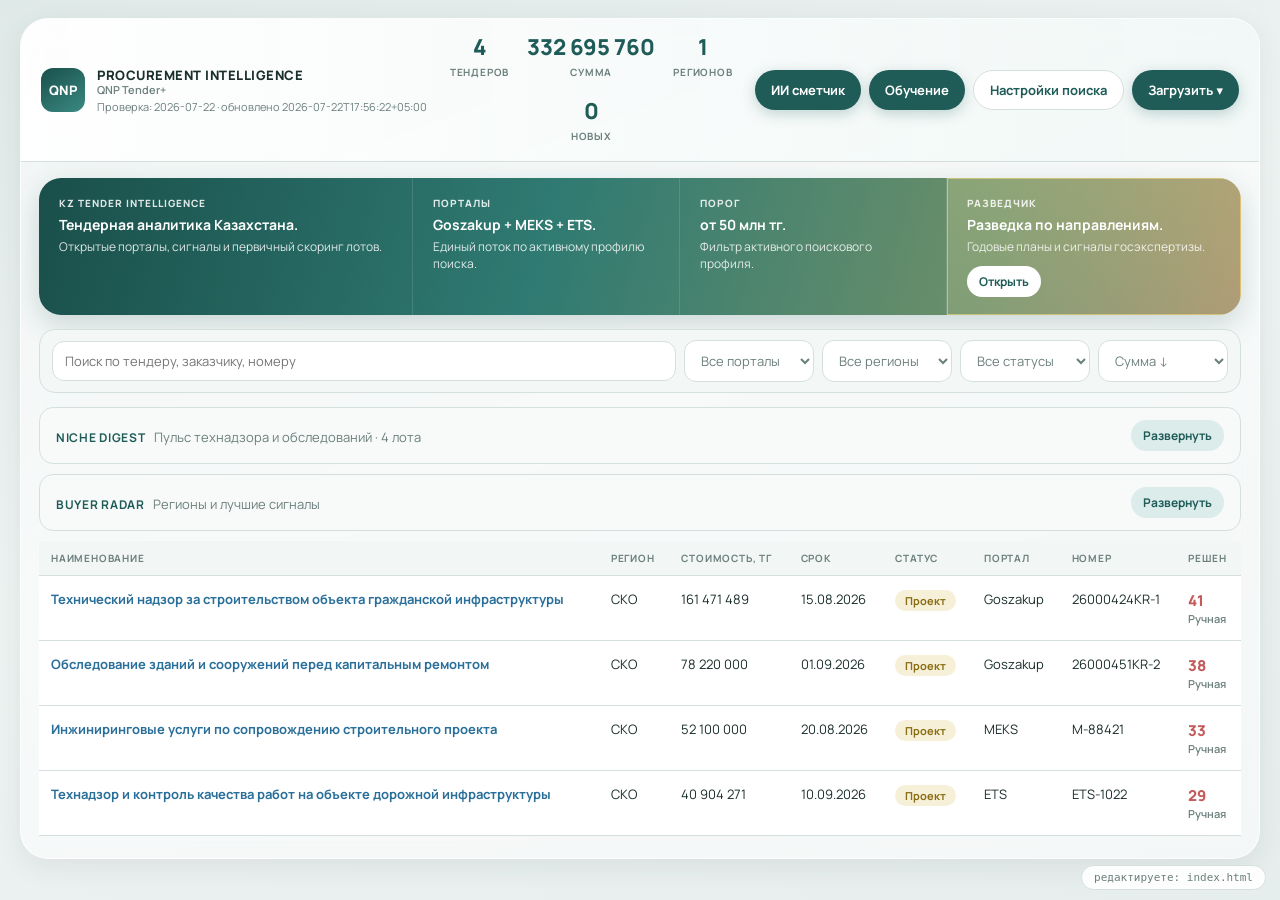
<file: index.html>
<!DOCTYPE html>
<html lang="ru">
<head>
<meta charset="UTF-8">
<meta name="viewport" content="width=device-width, initial-scale=1.0">
<title>QNP Tender+ — Главная</title>
<link rel="preconnect" href="https://fonts.googleapis.com">
<link href="https://fonts.googleapis.com/css2?family=Manrope:wght@400;500;600;700;800&display=swap" rel="stylesheet">
<link rel="stylesheet" href="css/app.css">
</head>
<body data-page="home">
<div class="file-hint">редактируете: index.html</div>

<div class="app">
  <header class="hdr">
    <div class="brand">
      <a href="index.html" class="logo" style="text-decoration:none;color:#fff">QNP</a>
      <div>
        <h1>PROCUREMENT INTELLIGENCE<span>QNP Tender+</span></h1>
        <div class="ts">Проверка: 2026-07-22 · обновлено 2026-07-22T17:56:22+05:00</div>
      </div>
    </div>
    <div class="stats">
      <div class="stat"><b>4</b><span>ТЕНДЕРОВ</span></div>
      <div class="stat"><b>332 695 760</b><span>СУММА</span></div>
      <div class="stat"><b>1</b><span>РЕГИОНОВ</span></div>
      <div class="stat"><b>0</b><span>НОВЫХ</span></div>
    </div>
    <div class="hdr-actions">
      <a class="btn btn-primary" href="estimator.html" data-nav="estimator">ИИ сметчик</a>
      <a class="btn btn-primary" href="learn.html" data-nav="learn">Обучение</a>
      <a class="btn btn-outline" href="settings.html" data-nav="settings">Настройки поиска</a>
      <button class="btn btn-primary" type="button">Загрузить ▾</button>
    </div>
  </header>

  <section class="hero">
    <div>
      <div class="k">KZ TENDER INTELLIGENCE</div>
      <div class="t">Тендерная аналитика Казахстана.</div>
      <div class="d">Открытые порталы, сигналы и первичный скоринг лотов.</div>
    </div>
    <div>
      <div class="k">ПОРТАЛЫ</div>
      <div class="t">Goszakup + MEKS + ETS.</div>
      <div class="d">Единый поток по активному профилю поиска.</div>
    </div>
    <div>
      <div class="k">ПОРОГ</div>
      <div class="t">от 50 млн тг.</div>
      <div class="d">Фильтр активного поискового профиля.</div>
    </div>
    <div class="hero-ai">
      <div class="k">РАЗВЕДЧИК</div>
      <div class="t">Разведка по направлениям.</div>
      <div class="d">Годовые планы и сигналы госэкспертизы.</div>
      <a class="btn btn-sm" href="scout.html" style="display:inline-flex;margin-top:10px;background:#fff;color:var(--teal)">Открыть</a>
    </div>
  </section>

  <div class="filters">
    <input type="search" placeholder="Поиск по тендеру, заказчику, номеру">
    <select><option>Все порталы</option><option>Goszakup</option><option>MEKS</option><option>ETS</option></select>
    <select><option>Все регионы</option><option>СКО</option></select>
    <select><option>Все статусы</option><option>Проект</option></select>
    <select><option>Сумма ↓</option><option>Сумма ↑</option><option>Срок</option></select>
  </div>

  <div class="digest"><div><b>NICHE DIGEST</b><span>Пульс технадзора и обследований · 4 лота</span></div><button class="btn btn-ghost btn-sm" type="button">Развернуть</button></div>
  <div class="digest"><div><b>BUYER RADAR</b><span>Регионы и лучшие сигналы</span></div><button class="btn btn-ghost btn-sm" type="button">Развернуть</button></div>

  <div class="table-wrap">
    <table>
      <thead>
        <tr>
          <th>НАИМЕНОВАНИЕ</th><th>РЕГИОН</th><th>СТОИМОСТЬ, ТГ</th><th>СРОК</th>
          <th>СТАТУС</th><th>ПОРТАЛ</th><th>НОМЕР</th><th>РЕШЕН</th>
        </tr>
      </thead>
      <tbody id="tender-rows"></tbody>
    </table>
  </div>
</div>

<script src="js/data.js"></script>
<script src="js/nav.js"></script>
<script src="js/home.js"></script>
</body>
</html>
</file>
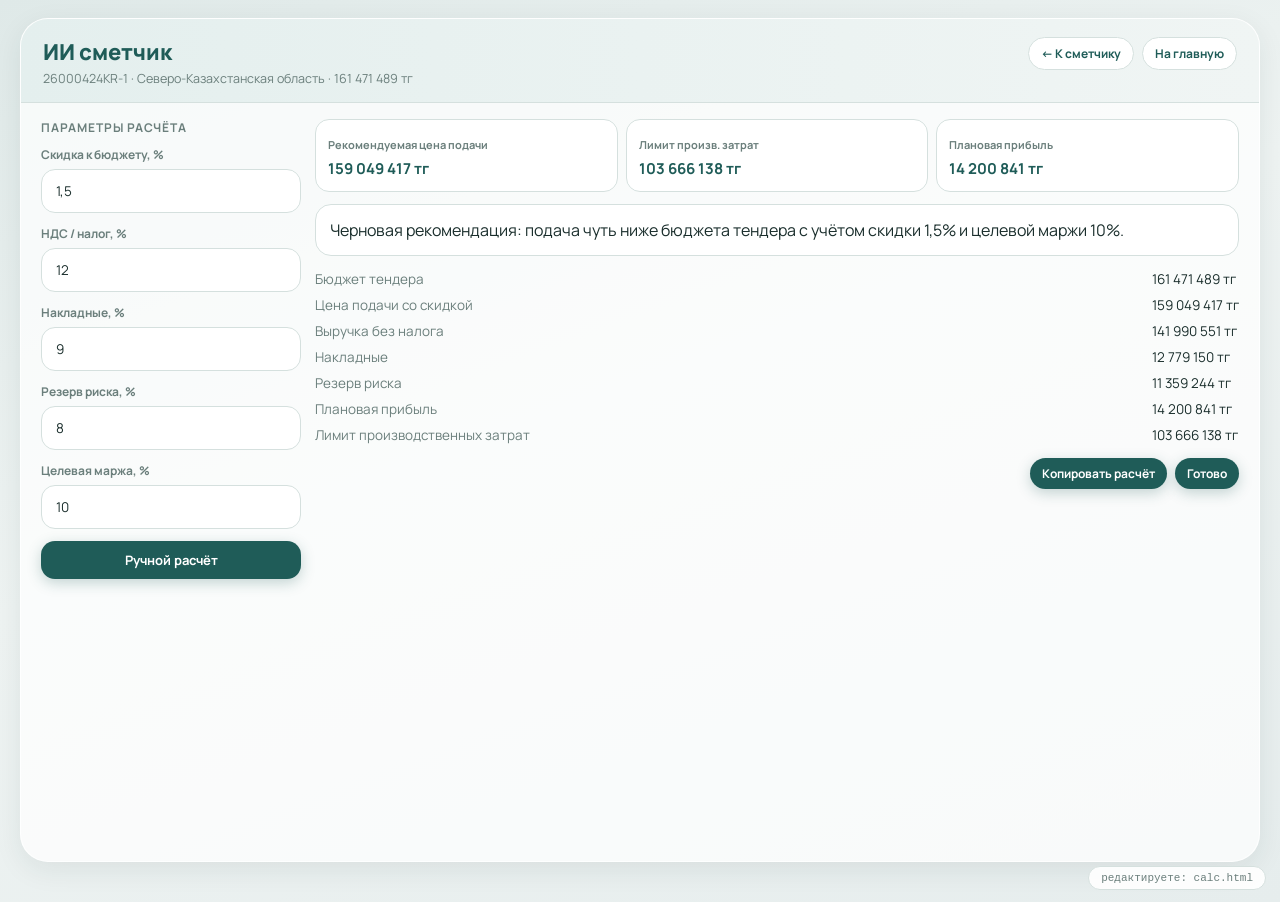
<file: calc.html>
<!DOCTYPE html>
<html lang="ru">
<head>
<meta charset="UTF-8">
<meta name="viewport" content="width=device-width, initial-scale=1.0">
<title>Предварительный расчёт</title>
<link href="https://fonts.googleapis.com/css2?family=Manrope:wght@400;500;600;700;800&display=swap" rel="stylesheet">
<link rel="stylesheet" href="css/app.css">
</head>
<body data-page="calc">
<div class="file-hint">редактируете: calc.html</div>

<div class="page-shell">
  <div class="page-hdr">
    <div>
      <h2>ИИ сметчик</h2>
      <p>26000424KR-1 · Северо-Казахстанская область · 161 471 489 тг</p>
    </div>
    <div class="page-hdr-actions">
      <a class="btn btn-outline btn-sm" href="estimator.html">← К сметчику</a>
      <a class="btn btn-outline btn-sm" href="index.html">На главную</a>
    </div>
  </div>
  <div class="page-body">
    <div class="split" style="grid-template-columns: 260px 1fr">
      <div>
        <h3 style="font-size:12px;letter-spacing:.08em;color:var(--muted);margin-bottom:10px">ПАРАМЕТРЫ РАСЧЁТА</h3>
        <div class="field"><label>Скидка к бюджету, %</label><input value="1,5"></div>
        <div class="field"><label>НДС / налог, %</label><input value="12"></div>
        <div class="field"><label>Накладные, %</label><input value="9"></div>
        <div class="field"><label>Резерв риска, %</label><input value="8"></div>
        <div class="field"><label>Целевая маржа, %</label><input value="10"></div>
        <button class="btn btn-primary" type="button" style="width:100%;border-radius:14px">Ручной расчёт</button>
      </div>
      <div>
        <div class="metrics">
          <div class="metric"><span>Рекомендуемая цена подачи</span><b>159 049 417 тг</b></div>
          <div class="metric"><span>Лимит произв. затрат</span><b>103 666 138 тг</b></div>
          <div class="metric"><span>Плановая прибыль</span><b>14 200 841 тг</b></div>
        </div>
        <div class="card-soft">Черновая рекомендация: подача чуть ниже бюджета тендера с учётом скидки 1,5% и целевой маржи 10%.</div>
        <div class="kv" style="grid-template-columns: 1fr auto">
          <label>Бюджет тендера</label><div>161 471 489 тг</div>
          <label>Цена подачи со скидкой</label><div>159 049 417 тг</div>
          <label>Выручка без налога</label><div>141 990 551 тг</div>
          <label>Накладные</label><div>12 779 150 тг</div>
          <label>Резерв риска</label><div>11 359 244 тг</div>
          <label>Плановая прибыль</label><div>14 200 841 тг</div>
          <label>Лимит производственных затрат</label><div>103 666 138 тг</div>
        </div>
        <div class="modal-actions">
          <button class="btn btn-primary btn-sm" type="button">Копировать расчёт</button>
          <a class="btn btn-primary btn-sm" href="tender.html">Готово</a>
        </div>
      </div>
    </div>
  </div>
</div>
</body>
</html>
</file>
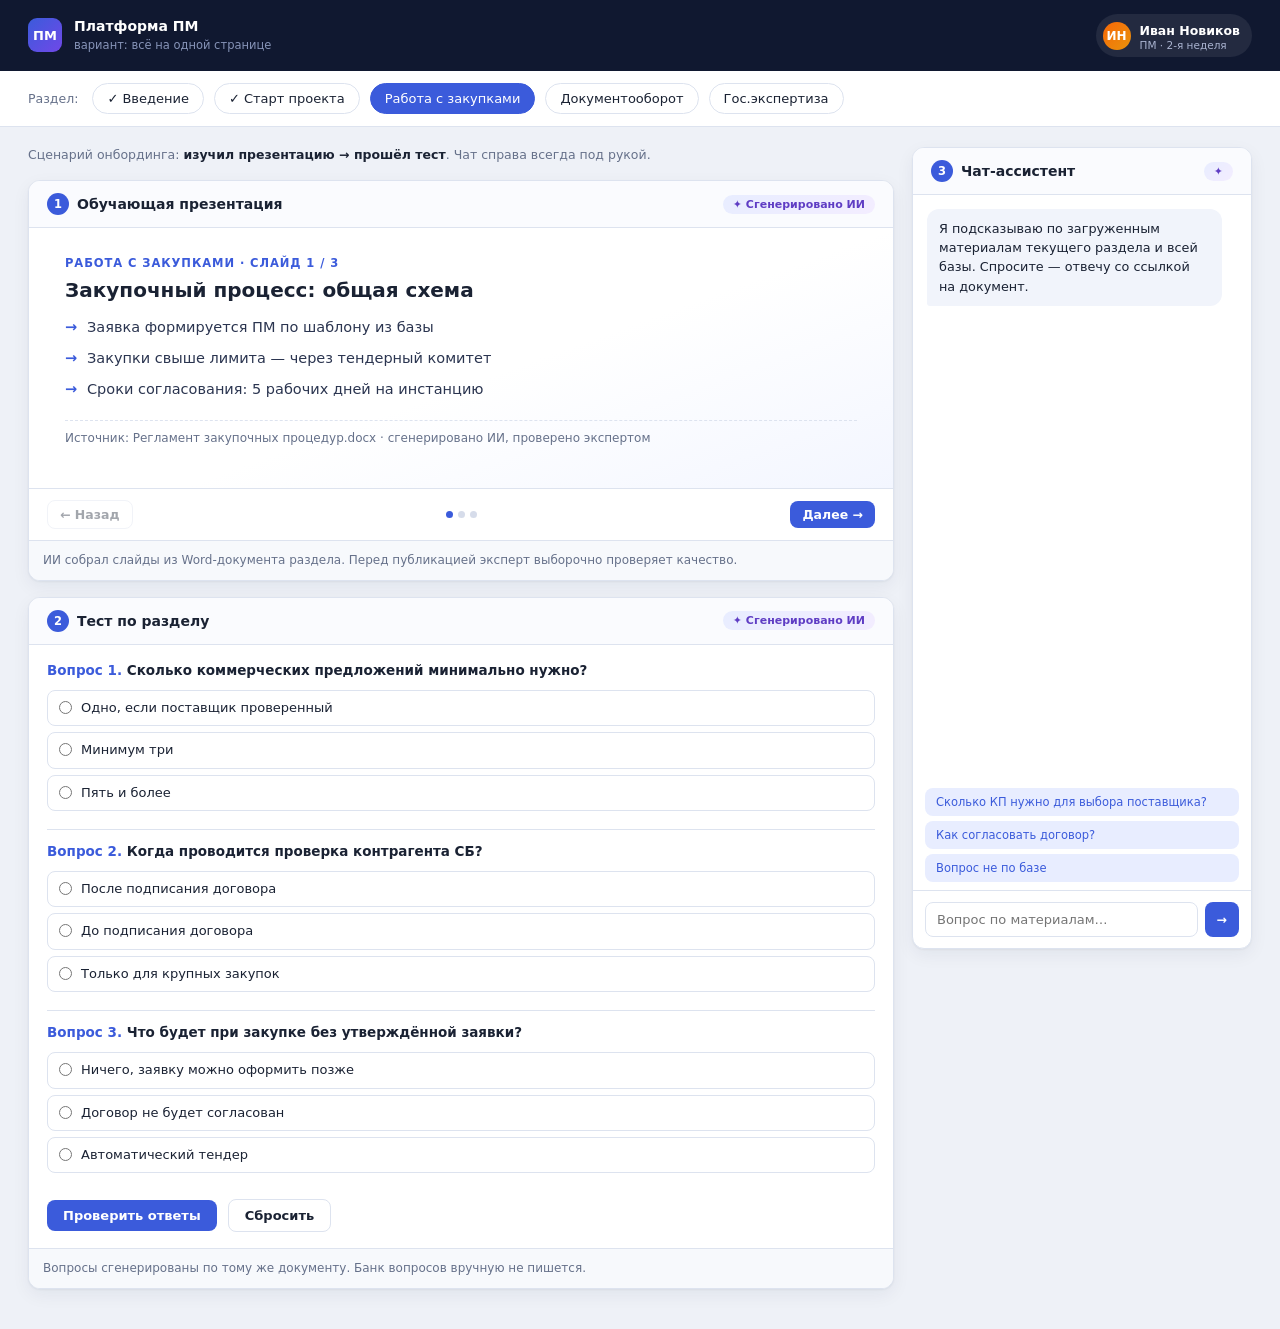
<file: demo-onepage.html>
<!DOCTYPE html>
<html lang="ru">
<head>
<meta charset="UTF-8">
<meta name="viewport" content="width=device-width, initial-scale=1.0">
<title>Платформа ПМ — один экран: презентация · тест · чат</title>
<style>
  :root {
    --bg: #eef1f7;
    --surface: #ffffff;
    --border: #dde3ef;
    --text: #1a2233;
    --muted: #66718a;
    --accent: #3b5bdb;
    --accent-soft: #e8edff;
    --green: #2f9e44;
    --green-soft: #e6f7ec;
    --amber: #e8930c;
    --amber-soft: #fff4e0;
    --red: #d6455d;
    --red-soft: #fdeaee;
    --radius: 12px;
    --shadow: 0 1px 2px rgba(20,30,60,.05), 0 6px 18px rgba(20,30,60,.06);
  }
  * { margin: 0; padding: 0; box-sizing: border-box; }
  body {
    font-family: "Segoe UI", system-ui, -apple-system, sans-serif;
    background: var(--bg); color: var(--text);
    min-height: 100vh;
  }

  /* Top bar */
  header {
    background: #101830; color: #fff;
    padding: 14px 28px;
    display: flex; align-items: center; justify-content: space-between;
    position: sticky; top: 0; z-index: 20;
  }
  .brand { display: flex; align-items: center; gap: 12px; }
  .brand-badge {
    width: 34px; height: 34px; border-radius: 9px;
    background: linear-gradient(135deg, #3b5bdb, #7048e8);
    display: flex; align-items: center; justify-content: center;
    font-weight: 700; font-size: 13px;
  }
  .brand b { font-size: 14px; display: block; line-height: 1.2; }
  .brand span { font-size: 11.5px; color: #8794b8; }
  .user {
    display: flex; align-items: center; gap: 9px;
    background: rgba(255,255,255,.08); padding: 6px 12px 6px 7px; border-radius: 99px;
  }
  .avatar {
    width: 28px; height: 28px; border-radius: 50%;
    background: linear-gradient(135deg,#f76707,#e8930c);
    display: flex; align-items: center; justify-content: center;
    font-size: 12px; font-weight: 600;
  }
  .user small { color: #aab4d0; display: block; font-size: 10.5px; }
  .user b { font-size: 12.5px; font-weight: 600; }

  /* Section picker */
  .section-bar {
    background: var(--surface); border-bottom: 1px solid var(--border);
    padding: 12px 28px; display: flex; align-items: center; gap: 10px; flex-wrap: wrap;
  }
  .section-bar .label { font-size: 12.5px; color: var(--muted); margin-right: 4px; }
  .sec-chip {
    font-family: inherit; font-size: 13px; padding: 7px 14px; border-radius: 99px;
    border: 1px solid var(--border); background: #fff; color: var(--text); cursor: pointer;
  }
  .sec-chip:hover { border-color: #b9c6ec; }
  .sec-chip.active { background: var(--accent); color: #fff; border-color: var(--accent); }
  .sec-chip.done::before { content: "✓ "; }

  /* Layout: left flow + right chat */
  .workspace {
    display: grid;
    grid-template-columns: 1fr 340px;
    gap: 18px;
    padding: 20px 28px 40px;
    max-width: 1400px;
    margin: 0 auto;
    align-items: start;
  }

  .flow { display: flex; flex-direction: column; gap: 16px; }
  .panel {
    background: var(--surface); border: 1px solid var(--border);
    border-radius: var(--radius); box-shadow: var(--shadow); overflow: hidden;
  }
  .panel-head {
    display: flex; align-items: center; justify-content: space-between;
    padding: 12px 18px; border-bottom: 1px solid var(--border); background: #fafbfe;
  }
  .panel-head h2 { font-size: 14px; font-weight: 650; display: flex; align-items: center; gap: 8px; }
  .step {
    width: 22px; height: 22px; border-radius: 50%; background: var(--accent);
    color: #fff; font-size: 11.5px; font-weight: 700;
    display: inline-flex; align-items: center; justify-content: center;
  }
  .ai-chip {
    background: linear-gradient(135deg,#e8edff,#f3edff); color: #5f3dc4;
    font-size: 11px; font-weight: 600; padding: 3px 10px; border-radius: 99px;
  }

  /* Presentation */
  .slide {
    min-height: 260px; padding: 28px 36px;
    background: linear-gradient(160deg, #fff 55%, #f3f6ff);
  }
  .slide .s-no { font-size: 11.5px; color: var(--accent); font-weight: 700; letter-spacing: .08em; text-transform: uppercase; margin-bottom: 8px; }
  .slide h3 { font-size: 20px; margin-bottom: 14px; }
  .slide ul { list-style: none; }
  .slide li {
    font-size: 14.5px; line-height: 1.6; padding-left: 22px; position: relative;
    margin-bottom: 8px; color: #2b3550;
  }
  .slide li::before { content: "→"; position: absolute; left: 0; color: var(--accent); font-weight: 700; }
  .slide .src {
    margin-top: 18px; font-size: 12px; color: var(--muted);
    border-top: 1px dashed var(--border); padding-top: 10px;
  }
  .slide-nav {
    display: flex; justify-content: space-between; align-items: center;
    padding: 11px 18px; border-top: 1px solid var(--border);
  }
  .dots { display: flex; gap: 5px; }
  .dots i { width: 7px; height: 7px; border-radius: 50%; background: #d6dcea; cursor: pointer; }
  .dots i.on { background: var(--accent); }

  .btn {
    background: var(--accent); color: #fff; border: none; font-family: inherit;
    font-size: 13px; font-weight: 600; padding: 8px 16px; border-radius: 8px; cursor: pointer;
  }
  .btn:hover { background: #3350c4; }
  .btn.ghost { background: #fff; color: var(--text); border: 1px solid var(--border); }
  .btn.ghost:hover { background: #f4f6fb; }
  .btn:disabled { opacity: .4; cursor: default; }
  .btn.sm { padding: 6px 12px; font-size: 12.5px; }

  /* Test */
  .test-body { padding: 16px 18px; }
  .q-card { margin-bottom: 12px; padding-bottom: 12px; border-bottom: 1px solid var(--border); }
  .q-card:last-of-type { border-bottom: none; margin-bottom: 8px; }
  .q-card h4 { font-size: 13.5px; margin-bottom: 10px; line-height: 1.45; }
  .q-card h4 .qn { color: var(--accent); }
  .opt {
    display: flex; gap: 9px; align-items: flex-start;
    padding: 8px 11px; border: 1px solid var(--border); border-radius: 8px;
    margin-bottom: 6px; font-size: 13px; cursor: pointer; line-height: 1.4;
  }
  .opt:hover { border-color: #b9c6ec; background: #fafbff; }
  .opt input { margin-top: 2px; accent-color: var(--accent); }
  .opt.correct { border-color: var(--green); background: var(--green-soft); }
  .opt.wrong { border-color: var(--red); background: var(--red-soft); }
  #test-result {
    display: none; padding: 12px 14px; margin-bottom: 12px;
    border-radius: 9px; font-size: 13.5px; font-weight: 600;
  }
  #test-result.pass { display: block; background: var(--green-soft); color: var(--green); border: 1px solid #b7e4c7; }
  #test-result.fail { display: block; background: var(--amber-soft); color: var(--amber); border: 1px solid #ffe0a3; }
  #test-result small { display: block; font-weight: 400; color: var(--muted); margin-top: 4px; }

  /* Chat sticky column */
  .chat-col {
    position: sticky; top: 78px;
    height: calc(100vh - 98px);
    display: flex; flex-direction: column;
  }
  .chat-col .panel { flex: 1; display: flex; flex-direction: column; min-height: 0; }
  .chat-log {
    flex: 1; overflow-y: auto; padding: 14px;
    display: flex; flex-direction: column; gap: 10px;
  }
  .msg {
    max-width: 95%; padding: 10px 12px; border-radius: 12px;
    font-size: 12.8px; line-height: 1.5;
  }
  .msg.user {
    align-self: flex-end; background: var(--accent); color: #fff;
    border-bottom-right-radius: 3px;
  }
  .msg.bot {
    align-self: flex-start; background: #f1f4fb;
    border-bottom-left-radius: 3px;
  }
  .msg.bot .source {
    margin-top: 8px; padding: 7px 9px; background: #fff;
    border: 1px solid var(--border); border-radius: 7px;
    font-size: 11.5px; color: var(--muted);
  }
  .msg.bot .source b { color: var(--accent); }
  .chat-hints { padding: 0 12px 8px; display: flex; flex-direction: column; gap: 5px; }
  .hint {
    font-size: 11.5px; text-align: left; background: var(--accent-soft); color: var(--accent);
    border: none; padding: 7px 11px; border-radius: 8px; cursor: pointer; font-family: inherit;
  }
  .hint:hover { background: #d9e2ff; }
  .chat-input {
    display: flex; gap: 7px; padding: 11px 12px; border-top: 1px solid var(--border);
  }
  .chat-input input {
    flex: 1; border: 1px solid var(--border); border-radius: 8px;
    padding: 9px 11px; font-size: 13px; font-family: inherit; outline: none;
  }
  .chat-input input:focus { border-color: var(--accent); }
  .typing { align-self: flex-start; color: var(--muted); font-size: 12px; padding: 4px; }

  .note {
    font-size: 12px; color: var(--muted); line-height: 1.55;
    padding: 10px 14px; background: #f7f9fc; border-top: 1px solid var(--border);
  }

  .flow-caption {
    font-size: 12.5px; color: var(--muted); margin-bottom: 2px;
  }
  .flow-caption b { color: var(--text); }

  @media (max-width: 980px) {
    .workspace { grid-template-columns: 1fr; }
    .chat-col { position: static; height: auto; }
    .chat-col .panel { min-height: 420px; }
  }
</style>
</head>
<body>

<header>
  <div class="brand">
    <div class="brand-badge">ПМ</div>
    <div>
      <b>Платформа ПМ</b>
      <span>вариант: всё на одной странице</span>
    </div>
  </div>
  <div class="user">
    <div class="avatar">ИН</div>
    <div><b>Иван Новиков</b><small>ПМ · 2-я неделя</small></div>
  </div>
</header>

<div class="section-bar">
  <span class="label">Раздел:</span>
  <button class="sec-chip done" data-sec="0">Введение</button>
  <button class="sec-chip done" data-sec="1">Старт проекта</button>
  <button class="sec-chip active" data-sec="2">Работа с закупками</button>
  <button class="sec-chip" data-sec="3">Документооборот</button>
  <button class="sec-chip" data-sec="4">Гос.экспертиза</button>
</div>

<div class="workspace">

  <!-- LEFT: presentation → test -->
  <div class="flow">
    <p class="flow-caption">Сценарий онбординга: <b>изучил презентацию → прошёл тест</b>. Чат справа всегда под рукой.</p>

    <!-- 1. Presentation -->
    <div class="panel" id="pres-panel">
      <div class="panel-head">
        <h2><span class="step">1</span> Обучающая презентация</h2>
        <span class="ai-chip">✦ Сгенерировано ИИ</span>
      </div>
      <div class="slide" id="slide-body"></div>
      <div class="slide-nav">
        <button class="btn ghost sm" id="prev-slide">← Назад</button>
        <div class="dots" id="slide-dots"></div>
        <button class="btn sm" id="next-slide">Далее →</button>
      </div>
      <div class="note">ИИ собрал слайды из Word-документа раздела. Перед публикацией эксперт выборочно проверяет качество.</div>
    </div>

    <!-- 2. Test -->
    <div class="panel" id="test-panel">
      <div class="panel-head">
        <h2><span class="step">2</span> Тест по разделу</h2>
        <span class="ai-chip">✦ Сгенерировано ИИ</span>
      </div>
      <div class="test-body">
        <div id="test-result"></div>
        <div id="test-questions"></div>
        <button class="btn" id="check-test">Проверить ответы</button>
        <button class="btn ghost" id="reset-test" style="margin-left:6px">Сбросить</button>
      </div>
      <div class="note">Вопросы сгенерированы по тому же документу. Банк вопросов вручную не пишется.</div>
    </div>
  </div>

  <!-- RIGHT: chat always visible -->
  <div class="chat-col">
    <div class="panel">
      <div class="panel-head">
        <h2><span class="step">3</span> Чат-ассистент</h2>
        <span class="ai-chip">✦</span>
      </div>
      <div class="chat-log" id="chat-log">
        <div class="msg bot">Я подсказываю по загруженным материалам текущего раздела и всей базы. Спросите — отвечу со ссылкой на документ.</div>
      </div>
      <div class="chat-hints">
        <button class="hint" data-q="Сколько КП нужно для выбора поставщика?">Сколько КП нужно для выбора поставщика?</button>
        <button class="hint" data-q="Как согласовать договор с подрядчиком?">Как согласовать договор?</button>
        <button class="hint" data-q="Какая погода завтра?">Вопрос не по базе</button>
      </div>
      <div class="chat-input">
        <input id="chat-text" placeholder="Вопрос по материалам…" autocomplete="off">
        <button class="btn sm" id="chat-send">→</button>
      </div>
    </div>
  </div>

</div>

<script>
const sections = [
  {
    title: "Введение в процессы компании",
    doc: "Памятка нового ПМ.docx",
    slides: [
      { h: "Как устроена работа ПМ", pts: ["ПМ ведёт проект от старта до сдачи", "Ключевые роли: руководитель, сметчик, снабжение", "Все регламенты — в базе знаний платформы"] },
      { h: "Первая неделя", pts: ["Получить доступы к системам", "Изучить регламенты направления", "Познакомиться с командой"] }
    ],
    questions: [
      { q: "Где хранятся регламенты для ПМ?", opts: ["Только у наставника", "В базе знаний платформы", "В личной почте"], correct: 1 }
    ]
  },
  {
    title: "Управление проектом: старт",
    doc: "Чек-лист старта проекта.docx",
    slides: [
      { h: "Старт: 4 обязательных шага", pts: ["Приказ о запуске и назначении ПМ", "Устав проекта и границы", "Бюджет и календарный план", "Kick-off с командой"] }
    ],
    questions: [
      { q: "Что нужно на старте проекта?", opts: ["Только бюджет", "Приказ, устав, бюджет и план", "Только kick-off"], correct: 1 }
    ]
  },
  {
    title: "Работа с закупками",
    doc: "Регламент закупочных процедур.docx",
    slides: [
      { h: "Закупочный процесс: общая схема", pts: ["Заявка формируется ПМ по шаблону из базы", "Закупки свыше лимита — через тендерный комитет", "Сроки согласования: 5 рабочих дней на инстанцию"] },
      { h: "Выбор поставщика", pts: ["Минимум 3 коммерческих предложения", "Проверка контрагента СБ — до подписания", "Критерии выбора фиксируются в протоколе"] },
      { h: "Частые ошибки новичков", pts: ["Закупка без заявки — договор не согласуют", "Пропуск проверки контрагента затягивает сделку", "Не заложен резерв времени на тендерный комитет"] }
    ],
    questions: [
      { q: "Сколько коммерческих предложений минимально нужно?", opts: ["Одно, если поставщик проверенный", "Минимум три", "Пять и более"], correct: 1 },
      { q: "Когда проводится проверка контрагента СБ?", opts: ["После подписания договора", "До подписания договора", "Только для крупных закупок"], correct: 1 },
      { q: "Что будет при закупке без утверждённой заявки?", opts: ["Ничего, заявку можно оформить позже", "Договор не будет согласован", "Автоматический тендер"], correct: 1 }
    ]
  },
  {
    title: "Документооборот и отчётность",
    doc: "Порядок согласования договоров.docx",
    slides: [
      { h: "Согласование договора", pts: ["Маршрут: ПМ → юристы → финансы → директор", "Стандартный цикл — 10 рабочих дней", "Шаблоны — в разделе «Документооборот»"] }
    ],
    questions: [
      { q: "Сколько дней занимает полный цикл согласования?", opts: ["3 рабочих дня", "10 рабочих дней", "Месяц"], correct: 1 }
    ]
  },
  {
    title: "Гос.экспертиза и тендеры",
    doc: "Гос.экспертиза: этапы прохождения.docx",
    slides: [
      { h: "Материал в обработке", pts: ["Документ загружен", "Презентация появится после индексации и проверки экспертом"] }
    ],
    questions: [
      { q: "Статус раздела?", opts: ["Готов к изучению", "Ещё обрабатывается", "Закрыт"], correct: 1 }
    ]
  }
];

let curSec = 2, curSlide = 0;

function renderSlide() {
  const s = sections[curSec];
  const slide = s.slides[curSlide];
  document.getElementById("slide-body").innerHTML =
    `<div class="s-no">${s.title} · слайд ${curSlide + 1} / ${s.slides.length}</div>
     <h3>${slide.h}</h3>
     <ul>${slide.pts.map(t => `<li>${t}</li>`).join("")}</ul>
     <div class="src">Источник: ${s.doc} · сгенерировано ИИ, проверено экспертом</div>`;
  document.getElementById("slide-dots").innerHTML = s.slides.map((_, i) =>
    `<i class="${i === curSlide ? "on" : ""}" onclick="goSlide(${i})"></i>`).join("");
  document.getElementById("prev-slide").disabled = curSlide === 0;
  document.getElementById("next-slide").disabled = curSlide === s.slides.length - 1;
}
window.goSlide = i => { curSlide = i; renderSlide(); };
document.getElementById("prev-slide").onclick = () => { if (curSlide > 0) { curSlide--; renderSlide(); } };
document.getElementById("next-slide").onclick = () => {
  if (curSlide < sections[curSec].slides.length - 1) { curSlide++; renderSlide(); }
};

function renderTest() {
  const qs = sections[curSec].questions;
  document.getElementById("test-questions").innerHTML = qs.map((item, qi) =>
    `<div class="q-card"><h4><span class="qn">Вопрос ${qi + 1}.</span> ${item.q}</h4>` +
    item.opts.map((o, oi) =>
      `<label class="opt" data-q="${qi}" data-o="${oi}"><input type="radio" name="q${qi}" value="${oi}">${o}</label>`
    ).join("") + `</div>`).join("");
  const r = document.getElementById("test-result");
  r.className = ""; r.style.display = "none";
}

document.getElementById("check-test").onclick = () => {
  const qs = sections[curSec].questions;
  let score = 0, answered = 0;
  qs.forEach((item, qi) => {
    const sel = document.querySelector(`input[name=q${qi}]:checked`);
    document.querySelectorAll(`.opt[data-q="${qi}"]`).forEach(l => l.classList.remove("correct", "wrong"));
    if (!sel) return;
    answered++;
    const chosen = +sel.value;
    if (chosen === item.correct) score++;
    document.querySelector(`.opt[data-q="${qi}"][data-o="${item.correct}"]`).classList.add("correct");
    if (chosen !== item.correct)
      document.querySelector(`.opt[data-q="${qi}"][data-o="${chosen}"]`).classList.add("wrong");
  });
  const r = document.getElementById("test-result");
  if (answered < qs.length) {
    r.className = "fail";
    r.innerHTML = `Ответьте на все вопросы (${answered} из ${qs.length}).`;
    return;
  }
  if (score === qs.length) {
    r.className = "pass";
    r.innerHTML = `Отлично! ${score} из ${qs.length}.<small>Раздел зачтён. Можно переходить к следующему.</small>`;
  } else {
    r.className = "fail";
    r.innerHTML = `Результат: ${score} из ${qs.length}.<small>Перечитайте презентацию выше и попробуйте ещё раз.</small>`;
  }
};
document.getElementById("reset-test").onclick = renderTest;

document.querySelectorAll(".sec-chip").forEach(btn => {
  btn.onclick = () => {
    document.querySelectorAll(".sec-chip").forEach(b => b.classList.remove("active"));
    btn.classList.add("active");
    curSec = +btn.dataset.sec;
    curSlide = 0;
    renderSlide();
    renderTest();
  };
});

/* Chat */
const answers = [
  { keys: ["кп", "коммерческ", "поставщик", "три", "3"], text: "Минимум <b>3 коммерческих предложения</b>. Критерии выбора фиксируются в протоколе. Проверка контрагента СБ — до подписания.", src: "Регламент закупочных процедур.docx · раздел 4" },
  { keys: ["договор", "подряд", "соглас"], text: "Маршрут: <b>ПМ → юристы → финансы → директор</b>. Полный цикл — около 10 рабочих дней.", src: "Порядок согласования договоров.docx · раздел 2.3" },
  { keys: ["закуп", "заявк", "тендер"], text: "Заявка — по шаблону из базы. Свыше лимита — тендерный комитет (закладывайте ~5 рабочих дней на инстанцию).", src: "Регламент закупочных процедур.docx" }
];
const log = document.getElementById("chat-log");
function addMsg(cls, html) {
  const d = document.createElement("div");
  d.className = "msg " + cls; d.innerHTML = html;
  log.appendChild(d); log.scrollTop = log.scrollHeight;
}
function botReply(q) {
  const t = document.createElement("div");
  t.className = "typing"; t.textContent = "Ищет по базе…";
  log.appendChild(t); log.scrollTop = log.scrollHeight;
  setTimeout(() => {
    t.remove();
    const low = q.toLowerCase();
    const hit = answers.find(a => a.keys.some(k => low.includes(k)));
    if (hit) addMsg("bot", hit.text + `<div class="source">📄 <b>${hit.src}</b></div>`);
    else addMsg("bot", "В базе знаний ответа на этот вопрос нет. Я отвечаю только по загруженным материалам.");
  }, 700);
}
function send(q) {
  if (!q.trim()) return;
  addMsg("user", q);
  document.getElementById("chat-text").value = "";
  botReply(q);
}
document.getElementById("chat-send").onclick = () => send(document.getElementById("chat-text").value);
document.getElementById("chat-text").addEventListener("keydown", e => { if (e.key === "Enter") send(e.target.value); });
document.querySelectorAll(".hint").forEach(h => h.onclick = () => send(h.dataset.q));

renderSlide();
renderTest();
</script>
</body>
</html>
</file>
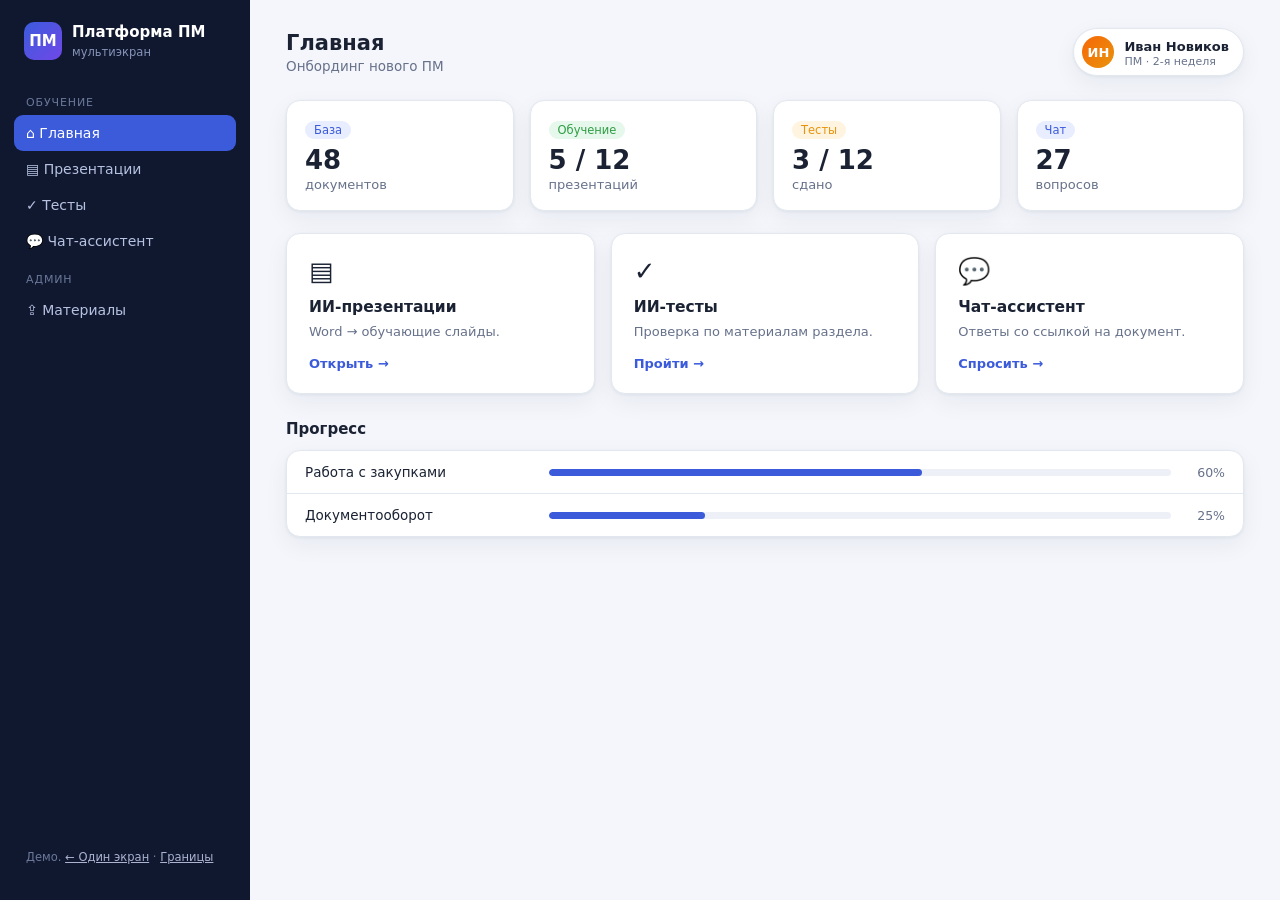
<file: demo-screens.html>
<!DOCTYPE html>
<html lang="ru">
<head>
<meta charset="UTF-8">
<meta name="viewport" content="width=device-width, initial-scale=1.0">
<title>Платформа ПМ — мультиэкран</title>
<style>
  :root {
    --bg: #f4f6fb; --surface: #fff; --border: #e3e8f0; --text: #1a2233;
    --muted: #66718a; --accent: #3b5bdb; --accent-soft: #e8edff;
    --green: #2f9e44; --green-soft: #e6f7ec; --amber: #e8930c; --amber-soft: #fff4e0;
    --red: #d6455d; --red-soft: #fdeaee; --radius: 14px;
    --shadow: 0 1px 3px rgba(20,30,60,.06), 0 8px 24px rgba(20,30,60,.06);
  }
  * { margin: 0; padding: 0; box-sizing: border-box; }
  body { font-family: "Segoe UI", system-ui, sans-serif; background: var(--bg); color: var(--text); display: flex; min-height: 100vh; }
  aside { width: 250px; flex-shrink: 0; background: #101830; color: #cdd6ee; display: flex; flex-direction: column; padding: 22px 14px; position: sticky; top: 0; height: 100vh; }
  .logo { display: flex; align-items: center; gap: 10px; padding: 0 10px 22px; }
  .logo-badge { width: 38px; height: 38px; border-radius: 10px; background: linear-gradient(135deg,#3b5bdb,#7048e8); display: flex; align-items: center; justify-content: center; font-weight: 700; color: #fff; font-size: 15px; }
  .logo b { color: #fff; font-size: 15px; display: block; }
  .logo span { font-size: 11.5px; color: #8794b8; }
  .nav-label { font-size: 11px; text-transform: uppercase; letter-spacing: .08em; color: #6b7899; padding: 14px 12px 6px; }
  nav button { width: 100%; display: flex; align-items: center; gap: 11px; background: none; border: none; color: #b7c2e0; font-size: 14px; padding: 10px 12px; border-radius: 9px; cursor: pointer; text-align: left; font-family: inherit; }
  nav button:hover { background: rgba(255,255,255,.06); color: #fff; }
  nav button.active { background: var(--accent); color: #fff; }
  .sidebar-foot { margin-top: auto; padding: 12px; font-size: 11.5px; color: #6b7899; line-height: 1.5; }
  .sidebar-foot a { color: #aab4d0; }
  main { flex: 1; padding: 28px 36px 48px; max-width: 1080px; }
  .topbar { display: flex; justify-content: space-between; align-items: center; margin-bottom: 24px; }
  .topbar h1 { font-size: 21px; }
  .topbar .sub { color: var(--muted); font-size: 13.5px; margin-top: 3px; }
  .user { display: flex; align-items: center; gap: 10px; background: var(--surface); border: 1px solid var(--border); padding: 7px 14px 7px 8px; border-radius: 99px; box-shadow: var(--shadow); }
  .avatar { width: 32px; height: 32px; border-radius: 50%; background: linear-gradient(135deg,#f76707,#e8930c); color:#fff; display:flex; align-items:center; justify-content:center; font-size:13px; font-weight:600; }
  .user small { color: var(--muted); display: block; font-size: 11px; }
  .user b { font-size: 13px; }
  .screen { display: none; }
  .screen.active { display: block; animation: fade .25s ease; }
  @keyframes fade { from { opacity: 0; transform: translateY(6px); } to { opacity: 1; transform: none; } }
  .card { background: var(--surface); border: 1px solid var(--border); border-radius: var(--radius); box-shadow: var(--shadow); }
  .stats { display: grid; grid-template-columns: repeat(4, 1fr); gap: 16px; margin-bottom: 22px; }
  .stat { padding: 18px; }
  .stat .num { font-size: 26px; font-weight: 700; margin: 6px 0 2px; }
  .stat .lbl { font-size: 13px; color: var(--muted); }
  .tag { font-size: 11.5px; padding: 2px 9px; border-radius: 99px; display: inline-block; }
  .tag-blue { background: var(--accent-soft); color: var(--accent); }
  .tag-green { background: var(--green-soft); color: var(--green); }
  .tag-amber { background: var(--amber-soft); color: var(--amber); }
  .modules { display: grid; grid-template-columns: repeat(3, 1fr); gap: 16px; }
  .module { padding: 22px; cursor: pointer; transition: transform .15s; }
  .module:hover { transform: translateY(-3px); }
  .module h3 { font-size: 15.5px; margin: 12px 0 6px; }
  .module p { font-size: 13px; color: var(--muted); line-height: 1.55; }
  .module .go { margin-top: 14px; font-size: 13px; color: var(--accent); font-weight: 600; }
  .progress-row { display: flex; align-items: center; gap: 14px; padding: 13px 18px; border-top: 1px solid var(--border); font-size: 13.5px; }
  .progress-row:first-of-type { border-top: none; }
  .bar { flex: 1; height: 7px; background: #edf0f7; border-radius: 99px; overflow: hidden; }
  .bar i { display: block; height: 100%; background: var(--accent); border-radius: 99px; }
  .pct { width: 40px; text-align: right; color: var(--muted); font-size: 12.5px; }
  .section-title { font-size: 15px; font-weight: 600; margin: 26px 0 12px; }
  .pres-layout { display: grid; grid-template-columns: 240px 1fr; gap: 18px; }
  .pres-list { padding: 10px; height: fit-content; }
  .pres-item { padding: 11px 12px; border-radius: 9px; font-size: 13.5px; cursor: pointer; display: flex; gap: 9px; }
  .pres-item.active { background: var(--accent-soft); color: var(--accent); font-weight: 600; }
  .slide-wrap { overflow: hidden; }
  .slide-head { display: flex; justify-content: space-between; align-items: center; padding: 14px 20px; border-bottom: 1px solid var(--border); }
  .ai-chip { background: linear-gradient(135deg,#e8edff,#f3edff); color: #5f3dc4; font-size: 11.5px; font-weight: 600; padding: 3px 10px; border-radius: 99px; }
  .slide { min-height: 340px; padding: 42px 52px; background: linear-gradient(160deg,#fff 60%,#f3f6ff); display: flex; flex-direction: column; justify-content: center; }
  .slide .s-no { font-size: 12px; color: var(--accent); font-weight: 700; letter-spacing: .1em; text-transform: uppercase; margin-bottom: 10px; }
  .slide h2 { font-size: 24px; margin-bottom: 18px; }
  .slide ul { list-style: none; }
  .slide li { font-size: 15.5px; line-height: 1.65; padding-left: 26px; position: relative; margin-bottom: 10px; }
  .slide li::before { content: "→"; position: absolute; left: 0; color: var(--accent); font-weight: 700; }
  .slide .src { margin-top: 24px; font-size: 12px; color: var(--muted); border-top: 1px dashed var(--border); padding-top: 10px; }
  .slide-nav { display: flex; justify-content: space-between; align-items: center; padding: 13px 20px; border-top: 1px solid var(--border); }
  .dots { display: flex; gap: 6px; }
  .dots i { width: 8px; height: 8px; border-radius: 50%; background: #d6dcea; cursor: pointer; }
  .dots i.on { background: var(--accent); }
  .btn { background: var(--accent); color: #fff; border: none; font-family: inherit; font-size: 13.5px; font-weight: 600; padding: 9px 18px; border-radius: 9px; cursor: pointer; }
  .btn.ghost { background: #fff; color: var(--text); border: 1px solid var(--border); }
  .btn:disabled { opacity: .4; cursor: default; }
  .q-card { padding: 20px 24px; margin-bottom: 14px; }
  .q-card h4 { font-size: 14.5px; margin-bottom: 13px; line-height: 1.5; }
  .q-card h4 .qn { color: var(--accent); }
  .opt { display: flex; gap: 10px; padding: 10px 13px; border: 1px solid var(--border); border-radius: 9px; margin-bottom: 8px; font-size: 13.5px; cursor: pointer; }
  .opt.correct { border-color: var(--green); background: var(--green-soft); }
  .opt.wrong { border-color: var(--red); background: var(--red-soft); }
  .opt input { accent-color: var(--accent); }
  .test-head { display: flex; justify-content: space-between; align-items: center; margin-bottom: 16px; }
  .test-head .meta { font-size: 13px; color: var(--muted); }
  #test-result { display: none; padding: 18px 22px; margin-bottom: 16px; border-radius: var(--radius); font-size: 14.5px; font-weight: 600; }
  #test-result.pass { display: block; background: var(--green-soft); color: var(--green); }
  #test-result.fail { display: block; background: var(--amber-soft); color: var(--amber); }
  #test-result small { display: block; font-weight: 400; color: var(--muted); margin-top: 5px; }
  .chat-card { display: flex; flex-direction: column; height: 560px; overflow: hidden; }
  .chat-log { flex: 1; overflow-y: auto; padding: 22px; display: flex; flex-direction: column; gap: 14px; }
  .msg { max-width: 78%; padding: 12px 16px; border-radius: 14px; font-size: 13.8px; line-height: 1.6; }
  .msg.user { align-self: flex-end; background: var(--accent); color: #fff; }
  .msg.bot { align-self: flex-start; background: #f1f4fb; }
  .msg.bot .source { margin-top: 10px; padding: 8px 11px; background: #fff; border: 1px solid var(--border); border-radius: 8px; font-size: 12px; color: var(--muted); }
  .msg.bot .source b { color: var(--accent); }
  .chat-hints { padding: 0 22px 10px; display: flex; gap: 8px; flex-wrap: wrap; }
  .hint { font-size: 12.5px; background: var(--accent-soft); color: var(--accent); border: none; padding: 6px 13px; border-radius: 99px; cursor: pointer; font-family: inherit; }
  .chat-input { display: flex; gap: 10px; padding: 14px 18px; border-top: 1px solid var(--border); }
  .chat-input input { flex: 1; border: 1px solid var(--border); border-radius: 10px; padding: 11px 15px; font-size: 13.8px; font-family: inherit; outline: none; }
  .drop { border: 2px dashed #c1cbe4; border-radius: var(--radius); padding: 34px; text-align: center; color: var(--muted); font-size: 14px; margin-bottom: 20px; background: #fbfcff; cursor: pointer; }
  table { width: 100%; border-collapse: collapse; font-size: 13.5px; }
  th { text-align: left; font-size: 11.5px; text-transform: uppercase; color: var(--muted); padding: 12px 18px; border-bottom: 1px solid var(--border); }
  td { padding: 13px 18px; border-bottom: 1px solid var(--border); }
  .badge { font-size: 11.5px; font-weight: 600; padding: 3px 10px; border-radius: 99px; }
  .b-green { background: var(--green-soft); color: var(--green); }
  .b-amber { background: var(--amber-soft); color: var(--amber); }
  .b-blue { background: var(--accent-soft); color: var(--accent); }
  .note { margin-top: 18px; font-size: 12.5px; color: var(--muted); background: var(--surface); border: 1px solid var(--border); border-radius: 10px; padding: 12px 16px; line-height: 1.6; }
  @media (max-width: 900px) { aside { display: none; } .stats, .modules { grid-template-columns: 1fr; } .pres-layout { grid-template-columns: 1fr; } }
</style>
</head>
<body>
<aside>
  <div class="logo"><div class="logo-badge">ПМ</div><div><b>Платформа ПМ</b><span>мультиэкран</span></div></div>
  <div class="nav-label">Обучение</div>
  <nav>
    <button data-screen="home" class="active">⌂ Главная</button>
    <button data-screen="pres">▤ Презентации</button>
    <button data-screen="test">✓ Тесты</button>
    <button data-screen="chat">💬 Чат-ассистент</button>
  </nav>
  <div class="nav-label">Админ</div>
  <nav><button data-screen="admin">⇪ Материалы</button></nav>
  <div class="sidebar-foot">Демо. <a href="index.html">← Один экран</a> · <a href="scope.md">Границы</a></div>
</aside>
<main>
  <div class="topbar">
    <div><h1 id="screen-title">Главная</h1><div class="sub" id="screen-sub">Онбординг нового ПМ</div></div>
    <div class="user"><div class="avatar">ИН</div><div><b>Иван Новиков</b><small>ПМ · 2-я неделя</small></div></div>
  </div>

  <section class="screen active" id="screen-home">
    <div class="stats">
      <div class="card stat"><span class="tag tag-blue">База</span><div class="num">48</div><div class="lbl">документов</div></div>
      <div class="card stat"><span class="tag tag-green">Обучение</span><div class="num">5 / 12</div><div class="lbl">презентаций</div></div>
      <div class="card stat"><span class="tag tag-amber">Тесты</span><div class="num">3 / 12</div><div class="lbl">сдано</div></div>
      <div class="card stat"><span class="tag tag-blue">Чат</span><div class="num">27</div><div class="lbl">вопросов</div></div>
    </div>
    <div class="modules">
      <div class="card module" data-goto="pres"><span style="font-size:26px">▤</span><h3>ИИ-презентации</h3><p>Word → обучающие слайды.</p><div class="go">Открыть →</div></div>
      <div class="card module" data-goto="test"><span style="font-size:26px">✓</span><h3>ИИ-тесты</h3><p>Проверка по материалам раздела.</p><div class="go">Пройти →</div></div>
      <div class="card module" data-goto="chat"><span style="font-size:26px">💬</span><h3>Чат-ассистент</h3><p>Ответы со ссылкой на документ.</p><div class="go">Спросить →</div></div>
    </div>
    <div class="section-title">Прогресс</div>
    <div class="card">
      <div class="progress-row"><span style="width:230px">Работа с закупками</span><div class="bar"><i style="width:60%"></i></div><span class="pct">60%</span></div>
      <div class="progress-row"><span style="width:230px">Документооборот</span><div class="bar"><i style="width:25%"></i></div><span class="pct">25%</span></div>
    </div>
  </section>

  <section class="screen" id="screen-pres">
    <div class="pres-layout">
      <div class="card pres-list" id="pres-list"></div>
      <div class="card slide-wrap">
        <div class="slide-head"><span class="ai-chip">✦ ИИ</span><span style="font-size:12px;color:var(--muted)">по <b id="slide-doc" style="color:var(--accent)"></b></span></div>
        <div class="slide" id="slide-body"></div>
        <div class="slide-nav">
          <button class="btn ghost" id="prev-slide">←</button>
          <div class="dots" id="slide-dots"></div>
          <button class="btn" id="next-slide">→</button>
        </div>
      </div>
    </div>
  </section>

  <section class="screen" id="screen-test">
    <div class="test-head"><div><b>Тест: Работа с закупками</b><div class="meta">3 вопроса · сгенерированы ИИ</div></div><span class="ai-chip">✦ ИИ</span></div>
    <div id="test-result"></div>
    <div id="test-questions"></div>
    <button class="btn" id="check-test">Проверить</button>
    <button class="btn ghost" id="reset-test" style="margin-left:8px">Сбросить</button>
  </section>

  <section class="screen" id="screen-chat">
    <div class="card chat-card">
      <div class="chat-log" id="chat-log"><div class="msg bot">Спросите по базе — отвечу со ссылкой на документ.</div></div>
      <div class="chat-hints">
        <button class="hint" data-q="Как согласовать договор?">Как согласовать договор?</button>
        <button class="hint" data-q="Сколько КП нужно?">Сколько КП нужно?</button>
        <button class="hint" data-q="Какая погода?">Не по базе</button>
      </div>
      <div class="chat-input"><input id="chat-text" placeholder="Вопрос…"><button class="btn" id="chat-send">Отправить</button></div>
    </div>
  </section>

  <section class="screen" id="screen-admin">
    <div class="drop" id="drop">⇪ Перетащите Word-файлы (имитация)</div>
    <div class="card"><table>
      <thead><tr><th>Документ</th><th>Раздел</th><th>Статус</th></tr></thead>
      <tbody id="files-tbody">
        <tr><td>📄 Регламент закупок.docx</td><td>Закупки</td><td><span class="badge b-green">Проиндексирован</span></td></tr>
        <tr><td>📄 Чек-лист старта.docx</td><td>Старт</td><td><span class="badge b-blue">Генерация</span></td></tr>
        <tr><td>📄 Гос.экспертиза.docx</td><td>Экспертиза</td><td><span class="badge b-amber">Обрабатывается</span></td></tr>
      </tbody>
    </table></div>
    <div class="note">Только Word. Видео и фаза 2 — вне границ.</div>
  </section>
</main>
<script>
const titles = { home:["Главная","Онбординг"], pres:["Презентации","ИИ по Word"], test:["Тесты","Проверка знаний"], chat:["Чат","По базе знаний"], admin:["Материалы","Загрузка Word"] };
function show(s) {
  document.querySelectorAll(".screen").forEach(el => el.classList.remove("active"));
  document.getElementById("screen-"+s).classList.add("active");
  document.querySelectorAll("nav button").forEach(b => b.classList.toggle("active", b.dataset.screen===s));
  document.getElementById("screen-title").textContent = titles[s][0];
  document.getElementById("screen-sub").textContent = titles[s][1];
}
document.querySelectorAll("nav button").forEach(b => b.onclick = () => show(b.dataset.screen));
document.querySelectorAll(".module").forEach(m => m.onclick = () => show(m.dataset.goto));

const presentations = [
  { title:"Введение", status:"✅", doc:"Памятка.docx", slides:[{h:"Работа ПМ",pts:["От старта до сдачи","Регламенты в базе"]}] },
  { title:"Работа с закупками", status:"▶", doc:"Регламент закупок.docx", slides:[
    {h:"Схема закупок",pts:["Заявка по шаблону","Тендерный комитет свыше лимита","5 рабочих дней на инстанцию"]},
    {h:"Выбор поставщика",pts:["Минимум 3 КП","Проверка СБ до подписания"]},
    {h:"Ошибки новичков",pts:["Без заявки договор не согласуют","Не заложен резерв на комитет"]}
  ]},
  { title:"Документооборот", status:"○", doc:"Договоры.docx", slides:[{h:"Согласование",pts:["ПМ → юристы → финансы → директор","10 рабочих дней"]}] }
];
let curPres=1, curSlide=0;
function renderPresList(){ document.getElementById("pres-list").innerHTML = presentations.map((p,i)=>`<div class="pres-item ${i===curPres?"active":""}" onclick="openPres(${i})"><span>${p.status}</span>${p.title}</div>`).join(""); }
function renderSlide(){
  const p=presentations[curPres], s=p.slides[curSlide];
  document.getElementById("slide-doc").textContent=p.doc;
  document.getElementById("slide-body").innerHTML=`<div class="s-no">Слайд ${curSlide+1}/${p.slides.length}</div><h2>${s.h}</h2><ul>${s.pts.map(t=>`<li>${t}</li>`).join("")}</ul><div class="src">Источник: ${p.doc}</div>`;
  document.getElementById("slide-dots").innerHTML=p.slides.map((_,i)=>`<i class="${i===curSlide?"on":""}" onclick="curSlide=${i};renderSlide()"></i>`).join("");
  document.getElementById("prev-slide").disabled=curSlide===0;
  document.getElementById("next-slide").disabled=curSlide===p.slides.length-1;
}
window.openPres=i=>{curPres=i;curSlide=0;renderPresList();renderSlide();};
document.getElementById("prev-slide").onclick=()=>{if(curSlide>0){curSlide--;renderSlide();}};
document.getElementById("next-slide").onclick=()=>{if(curSlide<p.slides.length-1){curSlide++;renderSlide();}};
renderPresList(); renderSlide();

const questions=[
  {q:"Минимум КП при выборе поставщика?",opts:["Одно","Три","Пять"],correct:1},
  {q:"Когда проверка СБ?",opts:["После договора","До подписания","Только крупные"],correct:1},
  {q:"Закупка без заявки?",opts:["Оформить позже","Договор не согласуют","Автотендер"],correct:1}
];
function renderTest(){
  document.getElementById("test-questions").innerHTML=questions.map((item,qi)=>`<div class="card q-card"><h4><span class="qn">${qi+1}.</span> ${item.q}</h4>${item.opts.map((o,oi)=>`<label class="opt" data-q="${qi}" data-o="${oi}"><input type="radio" name="q${qi}" value="${oi}">${o}</label>`).join("")}</div>`).join("");
  const r=document.getElementById("test-result"); r.className=""; r.style.display="none";
}
document.getElementById("check-test").onclick=()=>{
  let score=0,answered=0;
  questions.forEach((item,qi)=>{
    const sel=document.querySelector(`input[name=q${qi}]:checked`);
    document.querySelectorAll(`.opt[data-q="${qi}"]`).forEach(l=>l.classList.remove("correct","wrong"));
    if(!sel) return; answered++; const c=+sel.value;
    if(c===item.correct) score++;
    document.querySelector(`.opt[data-q="${qi}"][data-o="${item.correct}"]`).classList.add("correct");
    if(c!==item.correct) document.querySelector(`.opt[data-q="${qi}"][data-o="${c}"]`).classList.add("wrong");
  });
  const r=document.getElementById("test-result");
  if(answered<questions.length){r.className="fail";r.innerHTML="Ответьте на все вопросы";return;}
  r.className=score===questions.length?"pass":"fail";
  r.innerHTML=score===questions.length?`Отлично! ${score}/${questions.length}`:`Результат: ${score}/${questions.length}<small>Перечитайте презентацию</small>`;
};
document.getElementById("reset-test").onclick=renderTest; renderTest();

const answers=[
  {keys:["договор","соглас"],text:"Маршрут: <b>ПМ → юристы → финансы → директор</b>, ~10 рабочих дней.",src:"Договоры.docx"},
  {keys:["кп","поставщик","три"],text:"Минимум <b>3 коммерческих предложения</b>. Проверка СБ — до подписания.",src:"Регламент закупок.docx"}
];
const log=document.getElementById("chat-log");
function addMsg(cls,html){const d=document.createElement("div");d.className="msg "+cls;d.innerHTML=html;log.appendChild(d);log.scrollTop=log.scrollHeight;}
function send(q){if(!q.trim())return;addMsg("user",q);document.getElementById("chat-text").value="";
  setTimeout(()=>{const hit=answers.find(a=>a.keys.some(k=>q.toLowerCase().includes(k)));
    addMsg("bot",hit?hit.text+`<div class="source">📄 <b>${hit.src}</b></div>`:"В базе ответа нет.");},700);}
document.getElementById("chat-send").onclick=()=>send(document.getElementById("chat-text").value);
document.getElementById("chat-text").addEventListener("keydown",e=>{if(e.key==="Enter")send(e.target.value);});
document.querySelectorAll(".hint").forEach(h=>h.onclick=()=>send(h.dataset.q));
document.getElementById("drop").onclick=()=>{
  const tr=document.createElement("tr");
  tr.innerHTML=`<td>📄 Новый документ.docx</td><td>—</td><td><span class="badge b-amber">Обрабатывается</span></td>`;
  document.getElementById("files-tbody").prepend(tr);
  setTimeout(()=>{tr.querySelector(".badge").className="badge b-green";tr.querySelector(".badge").textContent="Проиндексирован";},2500);
};
</script>
</body>
</html>
</file>
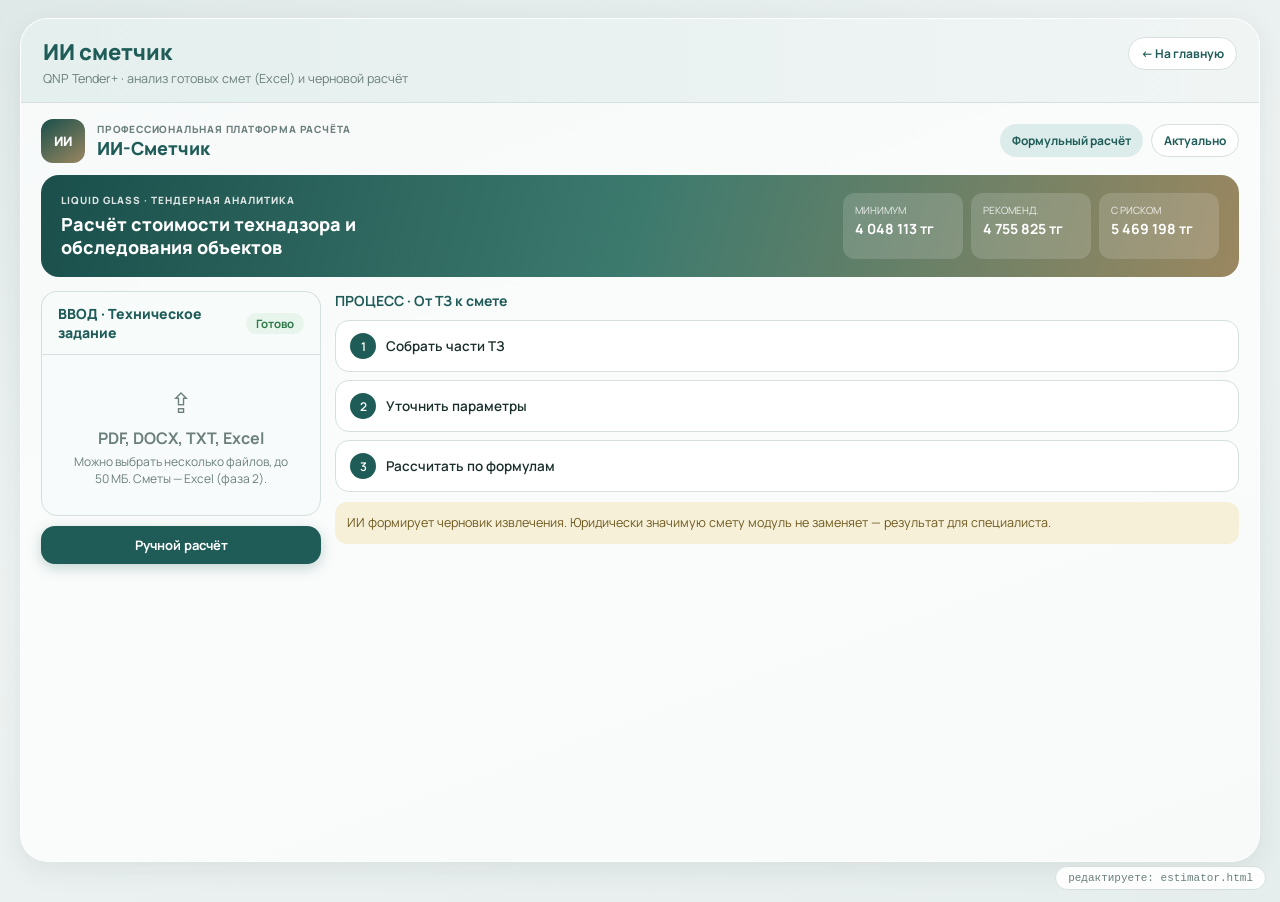
<file: estimator.html>
<!DOCTYPE html>
<html lang="ru">
<head>
<meta charset="UTF-8">
<meta name="viewport" content="width=device-width, initial-scale=1.0">
<title>ИИ сметчик</title>
<link href="https://fonts.googleapis.com/css2?family=Manrope:wght@400;500;600;700;800&display=swap" rel="stylesheet">
<link rel="stylesheet" href="css/app.css">
</head>
<body data-page="estimator">
<div class="file-hint">редактируете: estimator.html</div>

<div class="page-shell">
  <div class="page-hdr">
    <div>
      <h2>ИИ сметчик</h2>
      <p>QNP Tender+ · анализ готовых смет (Excel) и черновой расчёт</p>
    </div>
    <div class="page-hdr-actions">
      <a class="btn btn-outline btn-sm" href="index.html">← На главную</a>
    </div>
  </div>
  <div class="page-body">
    <div style="display:flex;justify-content:space-between;align-items:center;margin-bottom:12px;flex-wrap:wrap;gap:8px">
      <div style="display:flex;gap:12px;align-items:center">
        <div class="logo" style="background:linear-gradient(145deg,#1a4f4b,#9a8760)">ИИ</div>
        <div>
          <div style="font-size:10px;font-weight:800;letter-spacing:.08em;color:var(--muted)">ПРОФЕССИОНАЛЬНАЯ ПЛАТФОРМА РАСЧЁТА</div>
          <div style="font-weight:800;font-size:18px;color:var(--teal)">ИИ-Сметчик</div>
        </div>
      </div>
      <div style="display:flex;gap:8px">
        <button class="btn btn-ghost btn-sm" type="button">Формульный расчёт</button>
        <button class="btn btn-outline btn-sm" type="button">Актуально</button>
      </div>
    </div>

    <div class="banner-grad">
      <div>
        <div style="font-size:10px;font-weight:800;letter-spacing:.1em;opacity:.85">LIQUID GLASS · ТЕНДЕРНАЯ АНАЛИТИКА</div>
        <div style="font-size:18px;font-weight:800;margin-top:6px;max-width:420px;line-height:1.3">Расчёт стоимости технадзора и обследования объектов</div>
      </div>
      <div style="display:flex;gap:8px;flex-wrap:wrap">
        <div class="mini"><span>МИНИМУМ</span><b>4 048 113 тг</b></div>
        <div class="mini"><span>РЕКОМЕНД.</span><b>4 755 825 тг</b></div>
        <div class="mini"><span>С РИСКОМ</span><b>5 469 198 тг</b></div>
      </div>
    </div>

    <div class="split">
      <div>
        <div class="panel-h" style="border-radius:16px 16px 0 0;border:1px solid var(--line);border-bottom:none">
          <h3>ВВОД · Техническое задание</h3>
          <span class="pill" style="background:#e7f5ec;color:#2f7a4a">Готово</span>
        </div>
        <div class="dropzone" style="border-radius:0 0 16px 16px;border:1px solid var(--line)">
          <div style="font-size:28px;margin-bottom:6px">⇪</div>
          <b>PDF, DOCX, TXT, Excel</b>
          <div style="font-size:12px;margin-top:4px">Можно выбрать несколько файлов, до 50 МБ. Сметы — Excel (фаза 2).</div>
        </div>
        <a class="btn btn-primary" href="calc.html" style="width:100%;margin-top:10px;border-radius:14px">Ручной расчёт</a>
      </div>
      <div>
        <h3 style="font-size:14px;color:var(--teal);margin-bottom:10px">ПРОЦЕСС · От ТЗ к смете</h3>
        <ul class="steps">
          <li><span class="n">1</span>Собрать части ТЗ</li>
          <li><span class="n">2</span>Уточнить параметры</li>
          <li><span class="n">3</span>Рассчитать по формулам</li>
        </ul>
        <div class="note-amber">ИИ формирует черновик извлечения. Юридически значимую смету модуль не заменяет — результат для специалиста.</div>
      </div>
    </div>
  </div>
</div>

<script src="js/nav.js"></script>
</body>
</html>
</file>
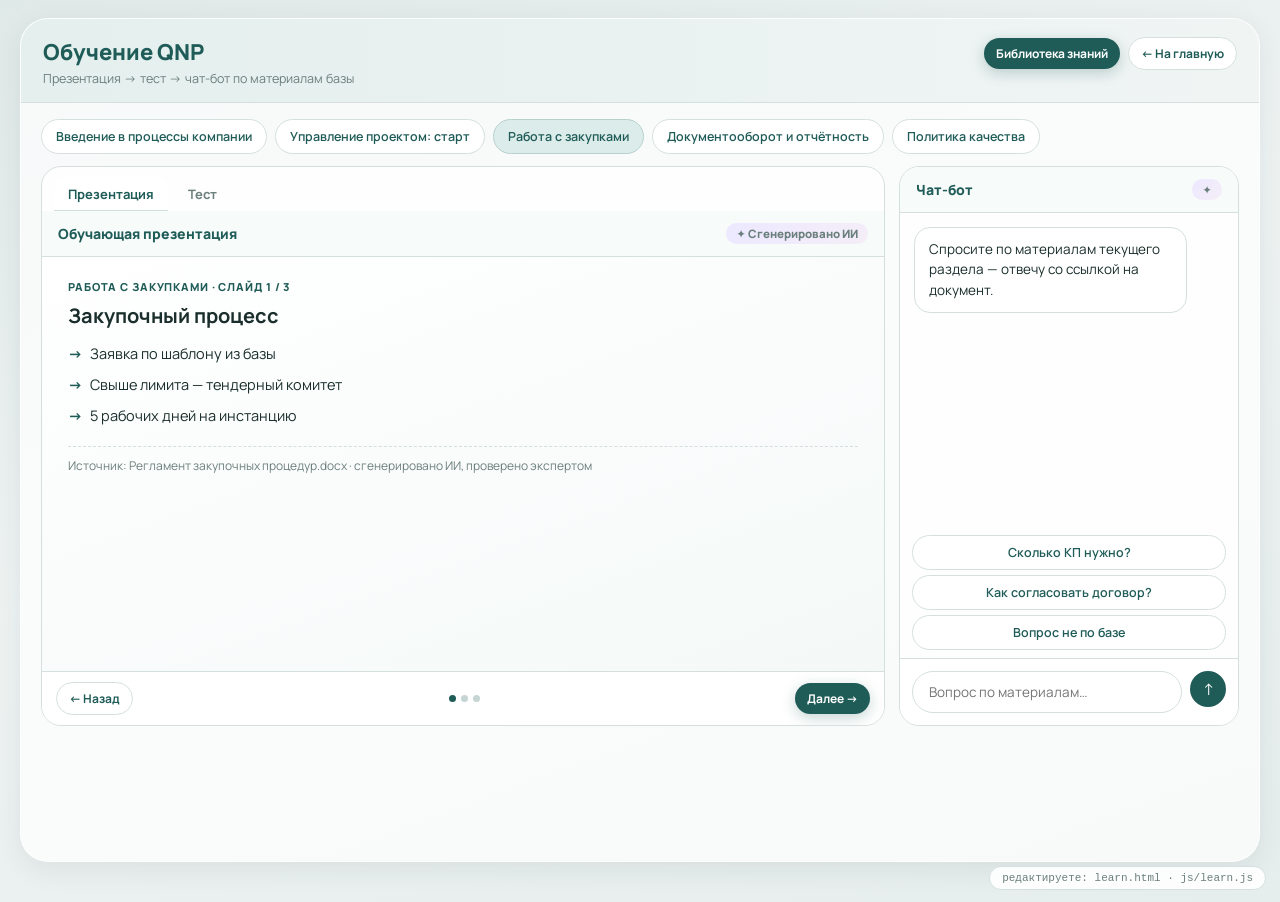
<file: learn.html>
<!DOCTYPE html>
<html lang="ru">
<head>
<meta charset="UTF-8">
<meta name="viewport" content="width=device-width, initial-scale=1.0">
<title>Обучение QNP</title>
<link href="https://fonts.googleapis.com/css2?family=Manrope:wght@400;500;600;700;800&display=swap" rel="stylesheet">
<link rel="stylesheet" href="css/app.css">
</head>
<body data-page="learn">
<div class="file-hint">редактируете: learn.html · js/learn.js</div>

<div class="page-shell">
  <div class="page-hdr">
    <div>
      <h2>Обучение QNP</h2>
      <p>Презентация → тест → чат-бот по материалам базы</p>
    </div>
    <div class="page-hdr-actions">
      <a class="btn btn-primary btn-sm" href="library.html">Библиотека знаний</a>
      <a class="btn btn-outline btn-sm" href="index.html">← На главную</a>
    </div>
  </div>
  <div class="page-body">
    <div class="learn-top" id="section-chips" style="margin-bottom:12px"></div>

    <div class="learn-grid" style="grid-template-columns: 1fr 340px; min-height: 560px">
      <!-- Слева: презентация и тест -->
      <div class="panel" style="display:flex;flex-direction:column;min-height:0">
        <div class="tabs">
          <button class="tab active" type="button" data-ltab="pres">Презентация</button>
          <button class="tab" type="button" data-ltab="test">Тест</button>
        </div>
        <div class="panel-h">
          <h3 id="learn-panel-title">Обучающая презентация</h3>
          <span class="ai-tag">✦ Сгенерировано ИИ</span>
        </div>

        <div id="ltab-pres" style="display:flex;flex-direction:column;flex:1;min-height:0">
          <div class="slide-box" id="slide-body"></div>
          <div class="slide-nav">
            <button class="btn btn-outline btn-sm" type="button" id="prev-slide">← Назад</button>
            <div class="dots" id="slide-dots"></div>
            <button class="btn btn-primary btn-sm" type="button" id="next-slide">Далее →</button>
          </div>
        </div>

        <div id="ltab-test" style="display:none;flex-direction:column;flex:1;min-height:0;overflow:auto">
          <div id="learn-result"></div>
          <div id="test-questions"></div>
          <div style="padding:12px 16px;display:flex;gap:8px">
            <button class="btn btn-primary btn-sm" type="button" id="check-test">Проверить ответы</button>
            <button class="btn btn-outline btn-sm" type="button" id="reset-test">Сбросить</button>
          </div>
        </div>
      </div>

      <!-- Справа: чат-бот -->
      <div class="panel" style="display:flex;flex-direction:column;min-height:0">
        <div class="panel-h">
          <h3>Чат-бот</h3>
          <span class="ai-tag">✦</span>
        </div>
        <div class="chat-log" id="chat-log">
          <div class="msg bot">Спросите по материалам текущего раздела — отвечу со ссылкой на документ.</div>
        </div>
        <div class="chat-hints" style="padding:0 12px 8px;display:flex;flex-direction:column;gap:5px">
          <button class="chip" type="button" data-q="Сколько КП нужно для выбора поставщика?">Сколько КП нужно?</button>
          <button class="chip" type="button" data-q="Как согласовать договор с подрядчиком?">Как согласовать договор?</button>
          <button class="chip" type="button" data-q="Какая погода завтра?">Вопрос не по базе</button>
        </div>
        <div class="chat-input">
          <input id="chat-text" placeholder="Вопрос по материалам…">
          <button class="btn-icon" type="button" id="chat-send">↑</button>
        </div>
      </div>
    </div>
  </div>
</div>

<script src="js/data.js"></script>
<script src="js/nav.js"></script>
<script src="js/learn.js"></script>
</body>
</html>
</file>
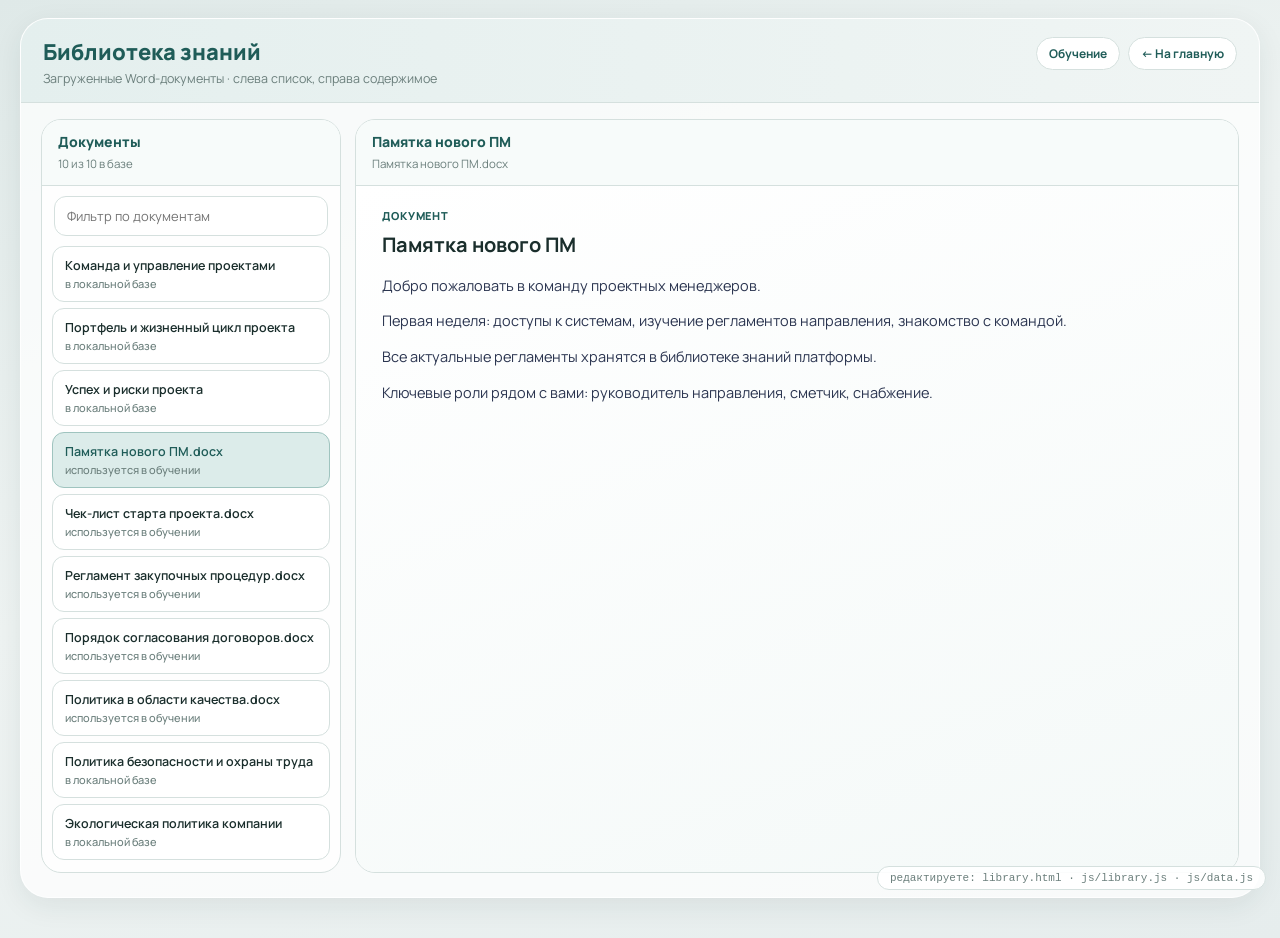
<file: library.html>
<!DOCTYPE html>
<html lang="ru">
<head>
<meta charset="UTF-8">
<meta name="viewport" content="width=device-width, initial-scale=1.0">
<title>Библиотека знаний</title>
<link href="https://fonts.googleapis.com/css2?family=Manrope:wght@400;500;600;700;800&display=swap" rel="stylesheet">
<link rel="stylesheet" href="css/app.css">
</head>
<body data-page="library">
<div class="file-hint">редактируете: library.html · js/library.js · js/data.js</div>

<div class="page-shell">
  <div class="page-hdr">
    <div>
      <h2>Библиотека знаний</h2>
      <p>Загруженные Word-документы · слева список, справа содержимое</p>
    </div>
    <div class="page-hdr-actions">
      <a class="btn btn-outline btn-sm" href="learn.html">Обучение</a>
      <a class="btn btn-outline btn-sm" href="index.html">← На главную</a>
    </div>
  </div>
  <div class="page-body">
    <div class="learn-grid" style="grid-template-columns: 300px 1fr; min-height: 560px">
      <div class="panel">
        <div class="panel-h">
          <div>
            <h3>Документы</h3>
            <span id="lib-count">0 в базе</span>
          </div>
        </div>
        <div class="lib-search"><input id="lib-filter" placeholder="Фильтр по документам"></div>
        <div class="lib-list" id="lib-list"></div>
      </div>

      <div class="panel" style="display:flex;flex-direction:column;min-height:0">
        <div class="panel-h">
          <div>
            <h3 id="doc-title">Выберите документ</h3>
            <span id="doc-meta">содержимое появится справа</span>
          </div>
        </div>
        <div id="doc-body" class="slide-box" style="flex:1;overflow:auto">
          <p style="color:var(--muted);font-size:14px;line-height:1.6">Нажмите документ слева, чтобы открыть его текст.</p>
        </div>
      </div>
    </div>
  </div>
</div>

<script src="js/data.js"></script>
<script src="js/nav.js"></script>
<script src="js/library.js"></script>
</body>
</html>
</file>
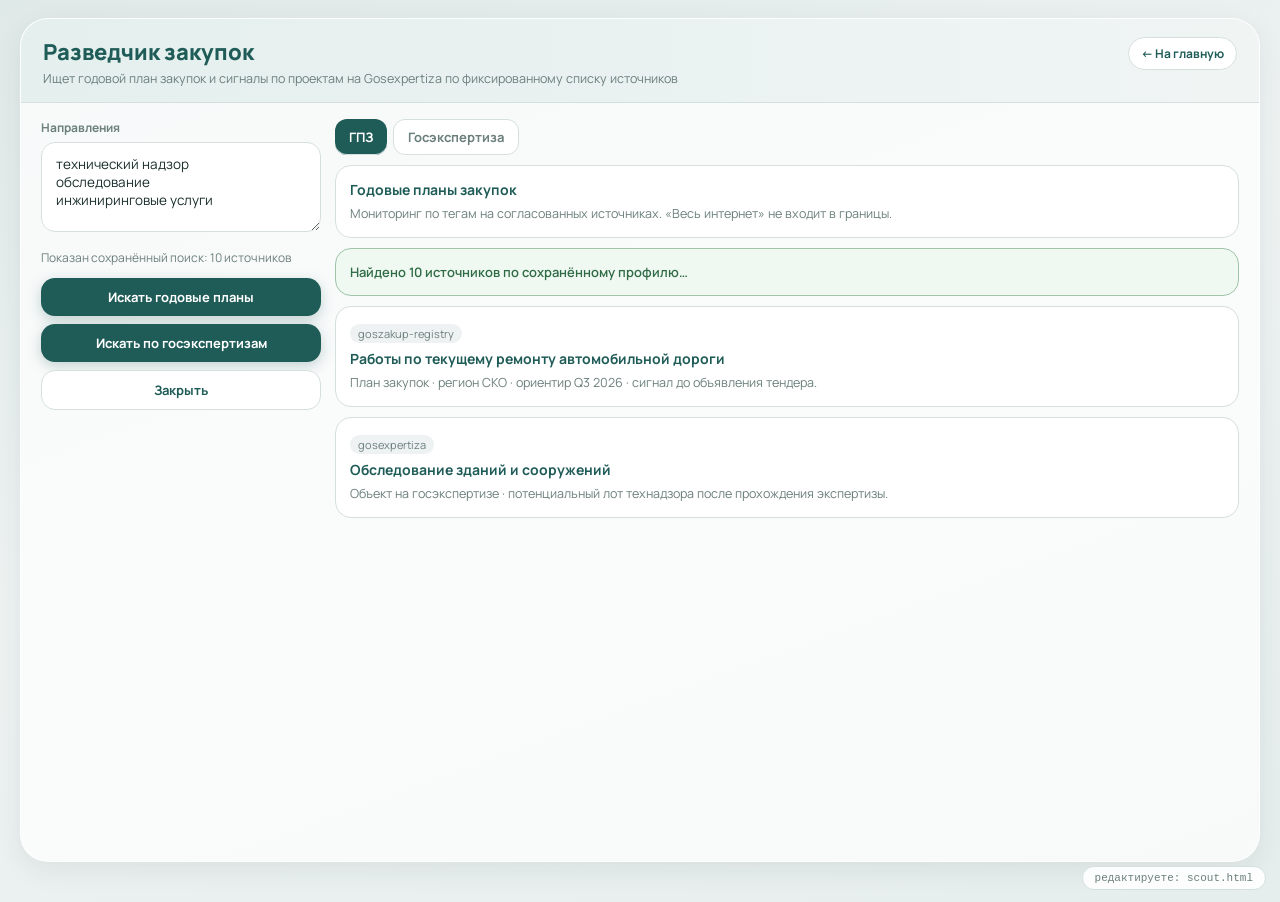
<file: scout.html>
<!DOCTYPE html>
<html lang="ru">
<head>
<meta charset="UTF-8">
<meta name="viewport" content="width=device-width, initial-scale=1.0">
<title>Разведчик закупок</title>
<link href="https://fonts.googleapis.com/css2?family=Manrope:wght@400;500;600;700;800&display=swap" rel="stylesheet">
<link rel="stylesheet" href="css/app.css">
</head>
<body data-page="scout">
<div class="file-hint">редактируете: scout.html</div>

<div class="page-shell">
  <div class="page-hdr">
    <div>
      <h2>Разведчик закупок</h2>
      <p>Ищет годовой план закупок и сигналы по проектам на Gosexpertiza по фиксированному списку источников</p>
    </div>
    <div class="page-hdr-actions">
      <a class="btn btn-outline btn-sm" href="index.html">← На главную</a>
    </div>
  </div>
  <div class="page-body">
    <div class="split">
      <div>
        <div class="field"><label>Направления</label>
          <textarea>технический надзор
обследование
инжиниринговые услуги</textarea>
        </div>
        <p style="font-size:12px;color:var(--muted);margin-bottom:8px">Показан сохранённый поиск: 10 источников</p>
        <div class="stack-btns">
          <button class="btn btn-primary" type="button">Искать годовые планы</button>
          <button class="btn btn-primary" type="button">Искать по госэкспертизам</button>
          <a class="btn btn-outline" href="index.html">Закрыть</a>
        </div>
      </div>
      <div>
        <div class="tabs" style="padding:0 0 10px">
          <button class="tab active" type="button" style="background:var(--teal);color:#fff;border-radius:12px">ГПЗ</button>
          <button class="tab" type="button" style="background:#fff;border:1px solid var(--line);border-radius:12px">Госэкспертиза</button>
        </div>
        <div class="card-soft">
          <h4>Годовые планы закупок</h4>
          <p>Мониторинг по тегам на согласованных источниках. «Весь интернет» не входит в границы.</p>
        </div>
        <div class="card-soft" style="border-color:#9fc4a8;background:#f0f8f2;font-size:13px;font-weight:600;color:#2f6b45">Найдено 10 источников по сохранённому профилю…</div>
        <div class="card-soft">
          <span class="tag">goszakup-registry</span>
          <h4>Работы по текущему ремонту автомобильной дороги</h4>
          <p>План закупок · регион СКО · ориентир Q3 2026 · сигнал до объявления тендера.</p>
        </div>
        <div class="card-soft">
          <span class="tag">gosexpertiza</span>
          <h4>Обследование зданий и сооружений</h4>
          <p>Объект на госэкспертизе · потенциальный лот технадзора после прохождения экспертизы.</p>
        </div>
      </div>
    </div>
  </div>
</div>
</body>
</html>
</file>
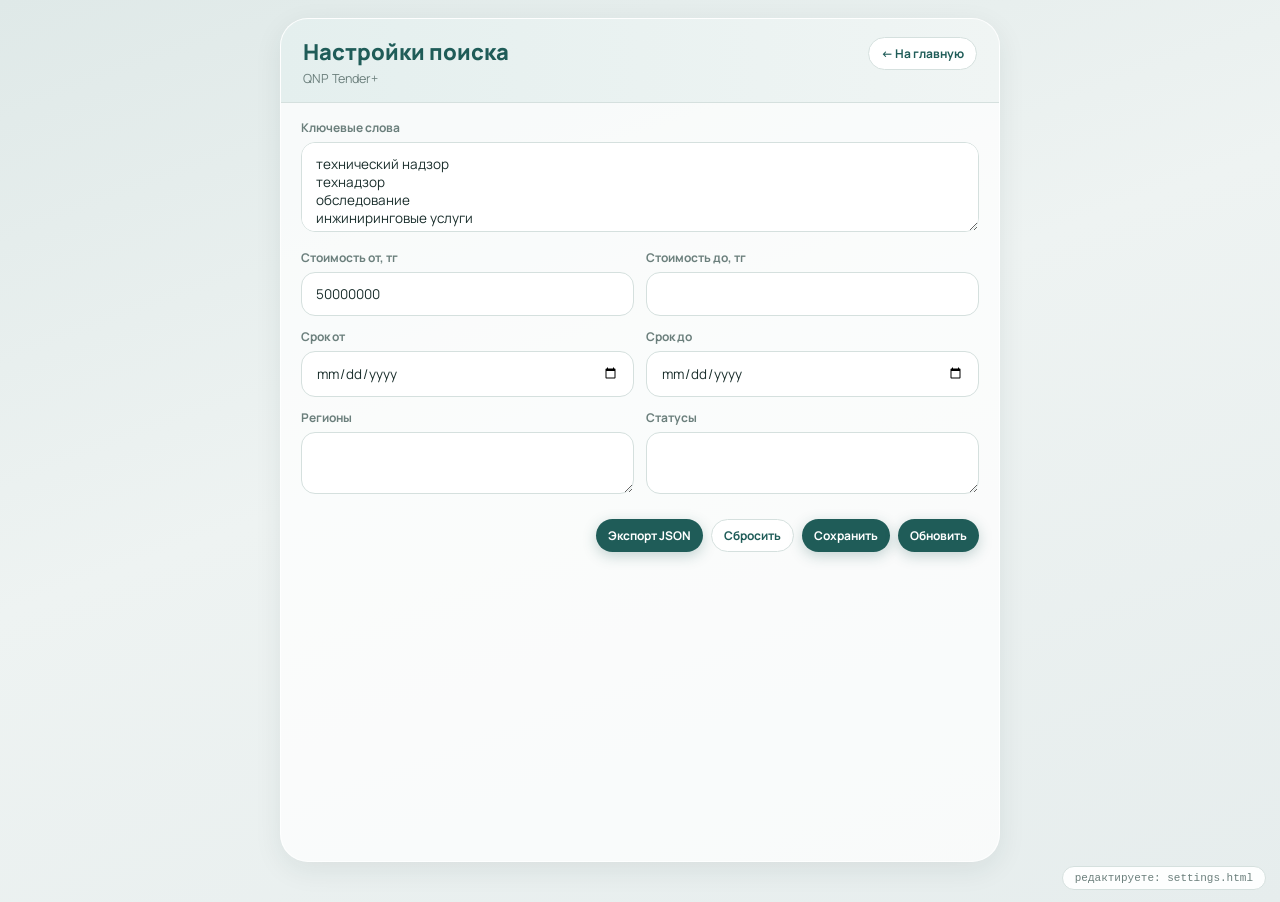
<file: settings.html>
<!DOCTYPE html>
<html lang="ru">
<head>
<meta charset="UTF-8">
<meta name="viewport" content="width=device-width, initial-scale=1.0">
<title>Настройки поиска</title>
<link href="https://fonts.googleapis.com/css2?family=Manrope:wght@400;500;600;700;800&display=swap" rel="stylesheet">
<link rel="stylesheet" href="css/app.css">
</head>
<body data-page="settings">
<div class="file-hint">редактируете: settings.html</div>

<div class="page-shell" style="max-width:720px">
  <div class="page-hdr">
    <div>
      <h2>Настройки поиска</h2>
      <p>QNP Tender+</p>
    </div>
    <div class="page-hdr-actions">
      <a class="btn btn-outline btn-sm" href="index.html">← На главную</a>
    </div>
  </div>
  <div class="page-body">
    <div class="field"><label>Ключевые слова</label>
      <textarea>технический надзор
технадзор
обследование
инжиниринговые услуги</textarea>
    </div>
    <div class="grid-2">
      <div class="field"><label>Стоимость от, тг</label><input value="50000000"></div>
      <div class="field"><label>Стоимость до, тг</label><input></div>
    </div>
    <div class="grid-2">
      <div class="field"><label>Срок от</label><input type="date"></div>
      <div class="field"><label>Срок до</label><input type="date"></div>
    </div>
    <div class="grid-2">
      <div class="field"><label>Регионы</label><textarea style="min-height:60px"></textarea></div>
      <div class="field"><label>Статусы</label><textarea style="min-height:60px"></textarea></div>
    </div>
    <div class="modal-actions">
      <button class="btn btn-primary btn-sm" type="button">Экспорт JSON</button>
      <button class="btn btn-outline btn-sm" type="button">Сбросить</button>
      <button class="btn btn-primary btn-sm" type="button">Сохранить</button>
      <a class="btn btn-primary btn-sm" href="index.html">Обновить</a>
    </div>
  </div>
</div>
</body>
</html>
</file>
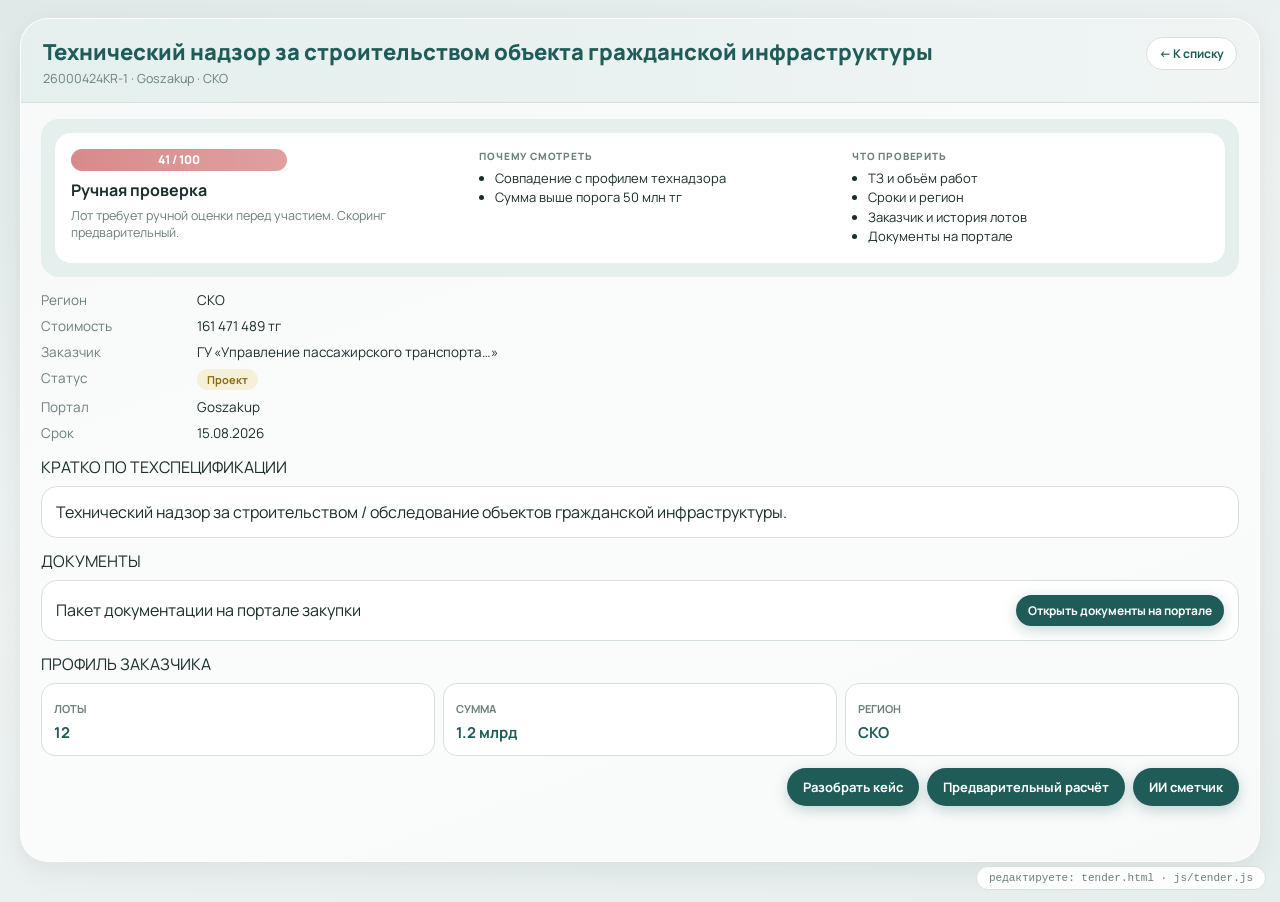
<file: tender.html>
<!DOCTYPE html>
<html lang="ru">
<head>
<meta charset="UTF-8">
<meta name="viewport" content="width=device-width, initial-scale=1.0">
<title>Карточка тендера</title>
<link href="https://fonts.googleapis.com/css2?family=Manrope:wght@400;500;600;700;800&display=swap" rel="stylesheet">
<link rel="stylesheet" href="css/app.css">
</head>
<body data-page="tender">
<div class="file-hint">редактируете: tender.html · js/tender.js</div>

<div class="page-shell">
  <div class="page-hdr">
    <div>
      <h2 id="td-title">Технический надзор</h2>
      <p id="td-meta">номер · регион · сумма</p>
    </div>
    <div class="page-hdr-actions">
      <a class="btn btn-outline btn-sm" href="index.html">← К списку</a>
    </div>
  </div>
  <div class="page-body">
    <!-- Обычная карточка лота -->
    <div id="tender-card-view">
      <div class="detail-hero">
        <div class="detail-card">
          <div>
            <div class="bar" id="td-score">41 / 100</div>
            <h4>Ручная проверка</h4>
            <p style="font-size:12.5px;color:var(--muted);line-height:1.4">Лот требует ручной оценки перед участием. Скоринг предварительный.</p>
          </div>
          <div>
            <div class="cap">ПОЧЕМУ СМОТРЕТЬ</div>
            <ul>
              <li>Совпадение с профилем технадзора</li>
              <li>Сумма выше порога 50 млн тг</li>
            </ul>
          </div>
          <div>
            <div class="cap">ЧТО ПРОВЕРИТЬ</div>
            <ul>
              <li>ТЗ и объём работ</li>
              <li>Сроки и регион</li>
              <li>Заказчик и история лотов</li>
              <li>Документы на портале</li>
            </ul>
          </div>
        </div>
      </div>
      <div class="kv">
        <label>Регион</label><div id="td-region">—</div>
        <label>Стоимость</label><div id="td-sum">—</div>
        <label>Заказчик</label><div id="td-customer">—</div>
        <label>Статус</label><div><span class="pill pill-amber">Проект</span></div>
        <label>Портал</label><div>Goszakup</div>
        <label>Срок</label><div id="td-deadline">—</div>
      </div>
      <div class="cap" style="margin:8px 0">КРАТКО ПО ТЕХСПЕЦИФИКАЦИИ</div>
      <div class="card-soft">Технический надзор за строительством / обследование объектов гражданской инфраструктуры.</div>
      <div class="cap" style="margin:12px 0 8px">ДОКУМЕНТЫ</div>
      <div class="card-soft" style="display:flex;justify-content:space-between;align-items:center;gap:10px;flex-wrap:wrap">
        <span>Пакет документации на портале закупки</span>
        <button class="btn btn-primary btn-sm" type="button">Открыть документы на портале</button>
      </div>
      <div class="cap" style="margin:12px 0 8px">ПРОФИЛЬ ЗАКАЗЧИКА</div>
      <div class="metrics">
        <div class="metric"><span>ЛОТЫ</span><b>12</b></div>
        <div class="metric"><span>СУММА</span><b>1.2 млрд</b></div>
        <div class="metric"><span>РЕГИОН</span><b>СКО</b></div>
      </div>
      <div class="modal-actions">
        <button class="btn btn-primary" type="button" id="btn-case">Разобрать кейс</button>
        <a class="btn btn-primary" id="link-calc" href="calc.html">Предварительный расчёт</a>
        <a class="btn btn-primary" href="estimator.html">ИИ сметчик</a>
      </div>
    </div>

    <!-- Окно разбора кейса -->
    <div id="tender-case-view" class="case-view" hidden>
      <div class="learn-grid" style="grid-template-columns: 1fr 360px; min-height: 560px">
        <div class="panel" style="display:flex;flex-direction:column;min-height:0">
          <div class="panel-h">
            <h3>Пункты кейса</h3>
            <button class="btn btn-outline btn-sm" type="button" id="btn-case-back">← К карточке</button>
          </div>

          <div class="case-summary">
            <div class="bar" id="td-score-case">41 / 100</div>
            <div>
              <div class="case-summary-title">Ручная проверка</div>
              <div class="case-summary-meta" id="td-summary-meta">Выберите пункт — разберём в чате</div>
            </div>
          </div>

          <div class="case-layout">
            <div class="case-points" id="case-points"></div>
            <div class="case-detail" id="case-detail">
              <div class="case-detail-empty">Нажмите пункт, чтобы открыть разбор</div>
            </div>
          </div>

          <div class="modal-actions case-actions">
            <a class="btn btn-primary" id="link-calc-case" href="calc.html">Предварительный расчёт</a>
            <a class="btn btn-primary" href="estimator.html">ИИ сметчик</a>
          </div>
        </div>

        <div class="panel" style="display:flex;flex-direction:column;min-height:0">
          <div class="panel-h">
            <h3>Разбор кейса</h3>
            <span class="ai-tag">✦ ИИ</span>
          </div>
          <div class="chat-log" id="chat-log"></div>
          <div class="chat-hints" id="chat-hints" style="padding:0 12px 8px;display:flex;flex-direction:column;gap:5px"></div>
          <div class="chat-input">
            <input id="chat-text" placeholder="Вопрос по открытому пункту…">
            <button class="btn-icon" type="button" id="chat-send">↑</button>
          </div>
        </div>
      </div>
    </div>
  </div>
</div>

<script src="js/data.js"></script>
<script src="js/tender.js"></script>
</body>
</html>
</file>
<file: css/app.css>
:root {
  --teal: #1f5c58;
  --teal-mid: #2a6f6a;
  --teal-soft: #dcecea;
  --teal-pale: #eef4f3;
  --ink: #1a2e2c;
  --muted: #6b7f7c;
  --line: #d5e0de;
  --bg: #e8efee;
  --card: #ffffff;
  --amber: #c9a227;
  --amber-soft: #f7f0d8;
  --red: #c45c5c;
  --red-soft: #f8e4e4;
  --radius: 18px;
  --shadow: 0 8px 28px rgba(20, 50, 48, .08);
}
* { box-sizing: border-box; margin: 0; padding: 0; }
body {
  font-family: Manrope, system-ui, sans-serif;
  background: linear-gradient(160deg, #dfe9e8 0%, #eef3f2 45%, #e6eded 100%);
  color: var(--ink);
  min-height: 100vh;
  padding: 18px 20px 40px;
}
button, input, textarea, select { font-family: inherit; }

/* ===== APP SHELL ===== */
.app {
  max-width: 1280px;
  margin: 0 auto;
  background: rgba(255,255,255,.55);
  border: 1px solid rgba(255,255,255,.7);
  border-radius: 28px;
  box-shadow: var(--shadow);
  backdrop-filter: blur(12px);
  overflow: hidden;
}

/* Header */
.hdr {
  display: flex; align-items: center; gap: 18px; flex-wrap: wrap;
  padding: 16px 20px;
  background: linear-gradient(90deg, rgba(255,255,255,.9), rgba(240,247,246,.85));
  border-bottom: 1px solid var(--line);
}
.brand { display: flex; align-items: center; gap: 12px; min-width: 220px; }
.logo {
  width: 44px; height: 44px; border-radius: 12px;
  background: linear-gradient(145deg, #1a4f4b, #3a8a82);
  color: #fff; font-weight: 800; font-size: 13px;
  display: flex; align-items: center; justify-content: center;
  letter-spacing: .02em;
}
.brand h1 { font-size: 13px; font-weight: 800; letter-spacing: .04em; line-height: 1.25; }
.brand h1 span { display: block; font-size: 11px; font-weight: 600; color: var(--muted); letter-spacing: 0; }
.brand .ts { font-size: 11px; color: var(--muted); margin-top: 2px; }

.stats { display: flex; gap: 18px; flex: 1; justify-content: center; flex-wrap: wrap; }
.stat { text-align: center; }
.stat b { display: block; font-size: 22px; font-weight: 800; color: var(--teal); line-height: 1.1; }
.stat span { font-size: 10px; font-weight: 700; letter-spacing: .08em; color: var(--muted); }

.hdr-actions { display: flex; gap: 8px; flex-wrap: wrap; justify-content: flex-end; }
.btn {
  border: none; cursor: pointer; border-radius: 999px;
  padding: 10px 16px; font-size: 13px; font-weight: 700;
  transition: transform .12s, box-shadow .12s, background .12s;
}
.btn:hover { transform: translateY(-1px); }
.btn-primary { background: var(--teal); color: #fff; box-shadow: 0 4px 14px rgba(31,92,88,.25); }
.btn-primary:hover { background: var(--teal-mid); }
.btn-outline {
  background: #fff; color: var(--teal); border: 1px solid var(--line);
}
.btn-ghost { background: var(--teal-soft); color: var(--teal); }
.btn-sm { padding: 7px 12px; font-size: 12px; }
.btn-icon {
  width: 36px; height: 36px; border-radius: 50%; padding: 0;
  display: inline-flex; align-items: center; justify-content: center;
  background: var(--teal); color: #fff; font-size: 16px; border: none; cursor: pointer;
}

/* Hero strip */
.hero {
  margin: 16px 18px 0;
  border-radius: 22px;
  background: linear-gradient(105deg, #1a4f4b 0%, #2f7a72 42%, #6b8f6a 78%, #a8946a 100%);
  color: #fff;
  display: grid;
  grid-template-columns: 1.4fr 1fr 1fr 1.1fr;
  gap: 0;
  overflow: hidden;
  box-shadow: 0 10px 30px rgba(26,79,75,.2);
}
.hero > div { padding: 18px 20px; border-right: 1px solid rgba(255,255,255,.12); }
.hero > div:last-child { border-right: none; }
.hero .k { font-size: 10px; font-weight: 800; letter-spacing: .1em; opacity: .85; margin-bottom: 6px; }
.hero .t { font-size: 14px; font-weight: 700; line-height: 1.35; }
.hero .d { font-size: 12px; opacity: .85; margin-top: 4px; line-height: 1.4; }
.hero-ai {
  background: linear-gradient(160deg, rgba(255,236,160,.25), rgba(255,255,255,.08));
  outline: 1px solid rgba(255, 220, 120, .55);
  outline-offset: -1px;
}
.hero-ai .btn { margin-top: 10px; background: #fff; color: var(--teal); }

/* Filters */
.filters {
  margin: 14px 18px;
  background: #f3f7f6;
  border: 1px solid var(--line);
  border-radius: 16px;
  padding: 10px 12px;
  display: flex; gap: 8px; flex-wrap: wrap; align-items: center;
}
.filters input, .filters select {
  border: 1px solid var(--line); background: #fff; border-radius: 12px;
  padding: 10px 12px; font-size: 13px; color: var(--ink); outline: none;
}
.filters input { flex: 1; min-width: 200px; }
.filters select { min-width: 130px; color: var(--muted); }

/* Digests */
.digest {
  margin: 0 18px 10px;
  background: #f7faf9;
  border: 1px solid var(--line);
  border-radius: 14px;
  padding: 12px 16px;
  display: flex; align-items: center; justify-content: space-between; gap: 12px;
}
.digest b { font-size: 12px; letter-spacing: .06em; color: var(--teal); }
.digest span { font-size: 13px; color: var(--muted); margin-left: 8px; }

/* Table */
.table-wrap { margin: 8px 18px 22px; overflow-x: auto; }
table { width: 100%; border-collapse: collapse; font-size: 13px; }
th {
  text-align: left; font-size: 10px; letter-spacing: .08em; color: var(--muted);
  padding: 10px 12px; background: #f2f6f5; border-bottom: 1px solid var(--line);
}
td { padding: 14px 12px; border-bottom: 1px solid var(--line); vertical-align: top; background: #fff; }
tr:hover td { background: #f8fbfb; }
a.tender-link { color: #2a6f9a; font-weight: 700; text-decoration: none; cursor: pointer; }
a.tender-link:hover { text-decoration: underline; }
.pill {
  display: inline-block; padding: 3px 10px; border-radius: 999px;
  font-size: 11px; font-weight: 700;
}
.pill-amber { background: var(--amber-soft); color: #8a6d12; }
.pill-red { background: var(--red-soft); color: var(--red); }
.score { font-weight: 800; color: var(--red); font-size: 15px; }
.score small { display: block; font-weight: 600; font-size: 11px; color: var(--muted); }

/* ===== MODAL ===== */
.overlay {
  position: fixed; inset: 0; background: rgba(20,40,38,.45);
  backdrop-filter: blur(8px);
  display: none; align-items: center; justify-content: center;
  padding: 20px; z-index: 100;
}
.overlay.open { display: flex; }
.modal {
  width: min(1100px, 100%);
  max-height: min(92vh, 900px);
  background: linear-gradient(180deg, #eef5f4, #f7fafa);
  border-radius: 26px;
  box-shadow: 0 20px 60px rgba(0,0,0,.25);
  display: flex; flex-direction: column;
  overflow: hidden;
  border: 1px solid rgba(255,255,255,.8);
}
.modal-lg { width: min(1200px, 100%); }
.modal-md { width: min(720px, 100%); }
.modal-hdr {
  display: flex; align-items: flex-start; justify-content: space-between;
  padding: 18px 22px 14px;
  background: linear-gradient(90deg, #e4efee, #f0f5f4);
  border-bottom: 1px solid var(--line);
}
.modal-hdr h2 { font-size: 22px; font-weight: 800; color: var(--teal); }
.modal-hdr p { font-size: 12.5px; color: var(--muted); margin-top: 3px; max-width: 640px; line-height: 1.4; }
.modal-body { padding: 16px 20px 20px; overflow-y: auto; flex: 1; }

.field { margin-bottom: 12px; }
.field label { display: block; font-size: 12px; font-weight: 700; color: var(--muted); margin-bottom: 6px; }
.field input, .field textarea, .field select {
  width: 100%; border: 1px solid var(--line); background: #fff;
  border-radius: 14px; padding: 12px 14px; font-size: 13.5px; outline: none; color: var(--ink);
}
.field textarea { min-height: 90px; resize: vertical; }
.grid-2 { display: grid; grid-template-columns: 1fr 1fr; gap: 12px; }
.modal-actions { display: flex; gap: 8px; justify-content: flex-end; flex-wrap: wrap; margin-top: 8px; }

/* Learn modal layout */
.learn-top {
  display: flex; gap: 8px; flex-wrap: wrap; margin-bottom: 12px;
}
.chip {
  border: 1px solid var(--line); background: #fff; color: var(--teal);
  border-radius: 999px; padding: 8px 14px; font-size: 12.5px; font-weight: 600; cursor: pointer;
}
.chip:hover, .chip.active { background: var(--teal-soft); border-color: #b7d0cc; }

.learn-grid {
  display: grid; grid-template-columns: 1fr 300px; gap: 14px; min-height: 520px;
}
.panel {
  background: rgba(255,255,255,.85);
  border: 1px solid var(--line);
  border-radius: 20px;
  overflow: hidden;
  display: flex; flex-direction: column;
  min-height: 0;
}
.panel-h {
  padding: 12px 16px; border-bottom: 1px solid var(--line);
  display: flex; align-items: center; justify-content: space-between; gap: 8px;
  background: #f7fbfa;
}
.panel-h h3 { font-size: 14px; font-weight: 800; color: var(--teal); }
.panel-h span { font-size: 11.5px; color: var(--muted); }
.ai-tag {
  font-size: 11px; font-weight: 800; color: #6b4f9a;
  background: linear-gradient(135deg, #ece8ff, #f5eef8);
  padding: 3px 10px; border-radius: 999px;
}

.tabs { display: flex; gap: 6px; padding: 10px 12px 0; }
.tab {
  border: none; background: transparent; color: var(--muted);
  padding: 8px 14px; border-radius: 12px 12px 0 0; font-weight: 700; font-size: 13px; cursor: pointer;
}
.tab.active { background: #fff; color: var(--teal); box-shadow: 0 -1px 0 var(--line) inset; }

.slide-box { padding: 22px 26px; flex: 1; background: linear-gradient(160deg, #fff, #f4f9f8); }
.slide-box .no { font-size: 11px; font-weight: 800; letter-spacing: .08em; color: var(--teal); text-transform: uppercase; margin-bottom: 8px; }
.slide-box h4 { font-size: 20px; margin-bottom: 14px; }
.slide-box ul { list-style: none; }
.slide-box li { position: relative; padding-left: 22px; margin-bottom: 9px; font-size: 14.5px; line-height: 1.55; }
.slide-box li::before { content: "→"; position: absolute; left: 0; color: var(--teal); font-weight: 800; }
.slide-box .src { margin-top: 18px; padding-top: 10px; border-top: 1px dashed var(--line); font-size: 12px; color: var(--muted); }
.slide-nav {
  display: flex; justify-content: space-between; align-items: center;
  padding: 10px 14px; border-top: 1px solid var(--line); background: #fff;
}
.dots { display: flex; gap: 5px; }
.dots i { width: 7px; height: 7px; border-radius: 50%; background: #c5d5d3; cursor: pointer; }
.dots i.on { background: var(--teal); }

.q { padding: 14px 16px; border-bottom: 1px solid var(--line); }
.q:last-child { border-bottom: none; }
.q h5 { font-size: 13.5px; margin-bottom: 10px; line-height: 1.45; }
.opt {
  display: flex; gap: 8px; align-items: flex-start;
  border: 1px solid var(--line); border-radius: 12px; padding: 9px 11px;
  margin-bottom: 6px; font-size: 13px; cursor: pointer; background: #fff;
}
.opt:hover { border-color: #a8c4c0; }
.opt.ok { background: #e7f5ec; border-color: #7cbc8e; }
.opt.bad { background: var(--red-soft); border-color: #e0a0a0; }
.opt input { margin-top: 2px; accent-color: var(--teal); }
#learn-result {
  display: none; margin: 12px 16px; padding: 12px 14px; border-radius: 12px; font-size: 13.5px; font-weight: 700;
}
#learn-result.pass { display: block; background: #e7f5ec; color: #2f7a4a; }
#learn-result.fail { display: block; background: var(--amber-soft); color: #8a6d12; }

.chat-log { flex: 1; overflow-y: auto; padding: 14px; display: flex; flex-direction: column; gap: 10px; }
.msg { max-width: 88%; padding: 11px 14px; border-radius: 16px; font-size: 13.5px; line-height: 1.55; }
.msg.bot { align-self: flex-start; background: #fff; border: 1px solid var(--line); }
.msg.user { align-self: flex-end; background: var(--teal); color: #fff; }
.msg .src {
  margin-top: 8px; padding: 7px 10px; background: var(--teal-pale);
  border-radius: 10px; font-size: 11.5px; color: var(--muted);
}
.msg .src b { color: var(--teal); }
.chat-input {
  display: flex; gap: 8px; padding: 12px; border-top: 1px solid var(--line); background: #fff;
}
.chat-input input {
  flex: 1; border: 1px solid var(--line); border-radius: 999px; padding: 11px 16px; outline: none; font-size: 13.5px;
}
.chat-hints { display: flex; flex-wrap: wrap; gap: 6px; padding: 0 12px 10px; }

.lib-search { padding: 10px 12px; }
.lib-search input {
  width: 100%; border: 1px solid var(--line); border-radius: 12px; padding: 10px 12px; font-size: 13px; outline: none;
}
.lib-list { overflow-y: auto; padding: 0 10px 12px; display: flex; flex-direction: column; gap: 6px; flex: 1; }
.lib-item {
  text-align: left; border: 1px solid var(--line); background: #fff; border-radius: 12px;
  padding: 10px 12px; font-size: 12.5px; font-weight: 600; color: var(--ink); cursor: pointer;
  text-decoration: none; display: block; font-family: inherit; width: 100%;
}
.lib-item:hover, .lib-item.active { border-color: #9fc4bf; background: var(--teal-soft); color: var(--teal); }
.lib-item small { display: block; font-weight: 500; color: var(--muted); margin-top: 2px; font-size: 11px; }

/* Scout / Estimator bits */
.split { display: grid; grid-template-columns: 280px 1fr; gap: 14px; }
.stack-btns { display: flex; flex-direction: column; gap: 8px; align-items: stretch; margin-top: 12px; }
.stack-btns .btn { border-radius: 14px; }
.card-soft { background: #fff; border: 1px solid var(--line); border-radius: 16px; padding: 14px; margin-bottom: 10px; }
.card-soft h4 { color: var(--teal); font-size: 14px; margin-bottom: 6px; }
.card-soft p { font-size: 12.5px; color: var(--muted); line-height: 1.45; }
.tag { display: inline-block; font-size: 11px; background: #eef2f2; color: var(--muted); padding: 2px 8px; border-radius: 999px; margin-bottom: 6px; }
.metrics { display: grid; grid-template-columns: repeat(3, 1fr); gap: 8px; margin-bottom: 12px; }
.metric { background: #fff; border: 1px solid var(--line); border-radius: 14px; padding: 12px; }
.metric span { font-size: 11px; color: var(--muted); font-weight: 700; }
.metric b { display: block; margin-top: 4px; font-size: 15px; color: var(--teal); }
.kv { display: grid; grid-template-columns: 140px 1fr; gap: 8px 16px; font-size: 13.5px; margin: 14px 0; }
.kv label { color: var(--muted); }
.banner-grad {
  border-radius: 18px; padding: 18px 20px; margin-bottom: 14px; color: #fff;
  background: linear-gradient(105deg, #1a4f4b, #3d7a6e 50%, #9a8760);
  display: flex; justify-content: space-between; gap: 16px; flex-wrap: wrap;
}
.banner-grad .mini { background: rgba(255,255,255,.15); border-radius: 12px; padding: 10px 12px; min-width: 120px; }
.banner-grad .mini span { font-size: 10px; opacity: .85; display: block; }
.banner-grad .mini b { font-size: 14px; }
.dropzone {
  border: 1.5px dashed #a8c4c0; border-radius: 16px; padding: 28px; text-align: center;
  color: var(--muted); background: #f8fbfb; cursor: pointer;
}
.steps li {
  list-style: none; background: #fff; border: 1px solid var(--line); border-radius: 14px;
  padding: 12px 14px; margin-bottom: 8px; font-size: 13.5px; font-weight: 600;
  display: flex; gap: 10px; align-items: center;
}
.steps .n {
  width: 26px; height: 26px; border-radius: 50%; background: var(--teal); color: #fff;
  display: flex; align-items: center; justify-content: center; font-size: 12px; flex-shrink: 0;
}
.note-amber { background: var(--amber-soft); border-radius: 12px; padding: 12px; font-size: 12.5px; color: #6e5a20; line-height: 1.45; margin-top: 10px; }

.detail-hero {
  background: #e4efee; border-radius: 18px; padding: 14px; margin-bottom: 14px;
}
.detail-card {
  background: #fff; border-radius: 16px; padding: 16px; display: grid;
  grid-template-columns: 1.1fr 1fr 1fr; gap: 16px;
}
.bar {
  height: 22px; border-radius: 999px; background: linear-gradient(90deg, #d88a8a, #e0a0a0);
  color: #fff; font-size: 12px; font-weight: 800; display: flex; align-items: center; justify-content: center;
  margin-bottom: 8px; width: 55%;
}
.detail-card h4 { font-size: 16px; margin-bottom: 6px; }
.detail-card ul { padding-left: 16px; font-size: 13px; line-height: 1.5; color: var(--ink); }
.detail-card .cap { font-size: 10px; font-weight: 800; letter-spacing: .08em; color: var(--muted); margin-bottom: 6px; }

/* Кейс на карточке тендера: пункты + деталь */
.case-summary {
  display: flex; align-items: center; gap: 14px;
  padding: 12px 16px; border-bottom: 1px solid var(--line); background: #eef5f4;
}
.case-summary .bar { margin: 0; width: 110px; flex-shrink: 0; }
.case-summary-title { font-size: 14px; font-weight: 800; color: var(--ink); }
.case-summary-meta { font-size: 12px; color: var(--muted); margin-top: 2px; line-height: 1.4; }
.case-layout {
  display: grid; grid-template-columns: 220px 1fr; gap: 0;
  flex: 1; min-height: 0; border-bottom: 1px solid var(--line);
}
.case-points {
  overflow-y: auto; padding: 10px; display: flex; flex-direction: column; gap: 6px;
  border-right: 1px solid var(--line); background: #f7fbfa;
}
.case-point {
  text-align: left; border: 1px solid var(--line); background: #fff;
  border-radius: 14px; padding: 10px 12px; cursor: pointer; font-family: inherit;
  display: flex; flex-direction: column; gap: 3px; transition: border-color .15s, background .15s;
}
.case-point:hover { border-color: #a8c4c0; }
.case-point.active { background: var(--teal-soft); border-color: #8bb5ae; }
.case-point-top { display: flex; justify-content: space-between; align-items: baseline; gap: 8px; }
.case-point-top b { font-size: 12.5px; font-weight: 800; color: var(--teal); }
.case-point-top i { font-style: normal; font-size: 11px; font-weight: 800; color: var(--muted); }
.case-point-hint { font-size: 11.5px; color: var(--muted); line-height: 1.35; }
.case-detail { overflow-y: auto; padding: 16px 18px; background: #fff; }
.case-detail h4 { font-size: 18px; margin: 4px 0 10px; color: var(--ink); }
.case-detail-body { font-size: 13.5px; line-height: 1.55; color: #2b3550; }
.case-detail-empty {
  height: 100%; min-height: 160px; display: flex; align-items: center; justify-content: center;
  color: var(--muted); font-size: 13.5px; text-align: center; padding: 24px;
}
.case-checks { padding-left: 18px; margin: 0; }
.case-checks li { font-size: 13px; line-height: 1.5; margin-bottom: 6px; color: var(--ink); }
.case-detail-actions { display: flex; gap: 8px; flex-wrap: wrap; margin-top: 16px; }
.case-actions { margin: 0; padding: 12px 16px; border: none; border-top: 1px solid var(--line); }
.case-view { display: block; }
.case-view[hidden] { display: none !important; }

@media (max-width: 960px) {
  .hero { grid-template-columns: 1fr 1fr; }
  .learn-grid, .split, .detail-card, .case-layout { grid-template-columns: 1fr; }
  .case-points { border-right: none; border-bottom: 1px solid var(--line); max-height: 220px; }
  .stats { order: 3; width: 100%; }
}

/* ===== PAGE SHELL (вместо модалок) ===== */
.page-shell {
  max-width: 1280px;
  margin: 0 auto;
  background: rgba(255,255,255,.72);
  border: 1px solid rgba(255,255,255,.8);
  border-radius: 28px;
  box-shadow: var(--shadow);
  overflow: hidden;
  min-height: calc(100vh - 56px);
  display: flex;
  flex-direction: column;
}
.page-hdr {
  display: flex; align-items: flex-start; justify-content: space-between; gap: 12px;
  padding: 18px 22px 14px;
  background: linear-gradient(90deg, #e4efee, #f0f5f4);
  border-bottom: 1px solid var(--line);
}
.page-hdr h2 { font-size: 22px; font-weight: 800; color: var(--teal); }
.page-hdr p { font-size: 12.5px; color: var(--muted); margin-top: 3px; max-width: 640px; line-height: 1.4; }
.page-body { padding: 16px 20px 24px; flex: 1; }
.page-hdr-actions { display: flex; gap: 8px; align-items: center; flex-wrap: wrap; }
a.btn { display: inline-flex; align-items: center; justify-content: center; text-decoration: none; }
.btn.active-nav { outline: 2px solid #9fc4bf; outline-offset: 1px; }
.file-hint {
  position: fixed; bottom: 10px; right: 14px; z-index: 50;
  font-size: 11px; color: var(--muted); background: rgba(255,255,255,.9);
  border: 1px solid var(--line); border-radius: 999px; padding: 5px 12px;
  font-family: ui-monospace, monospace;
}
</file>
